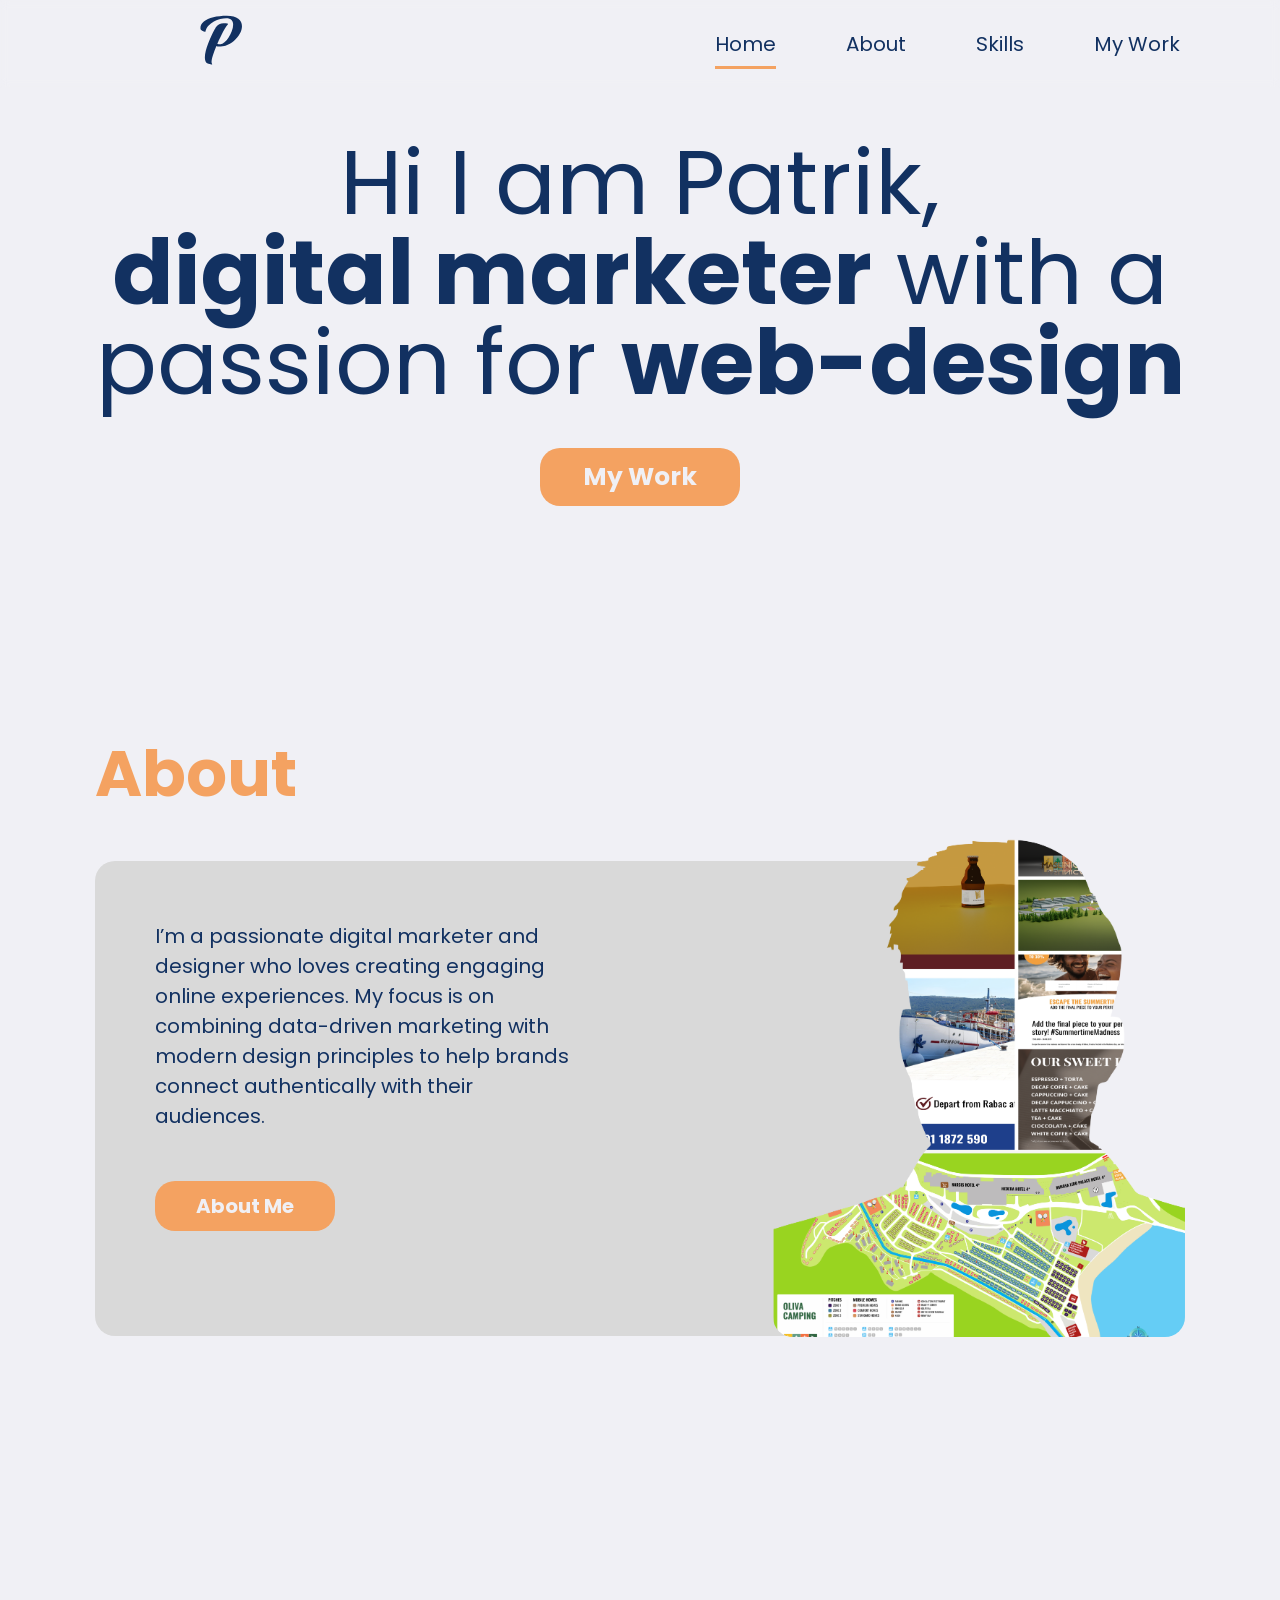
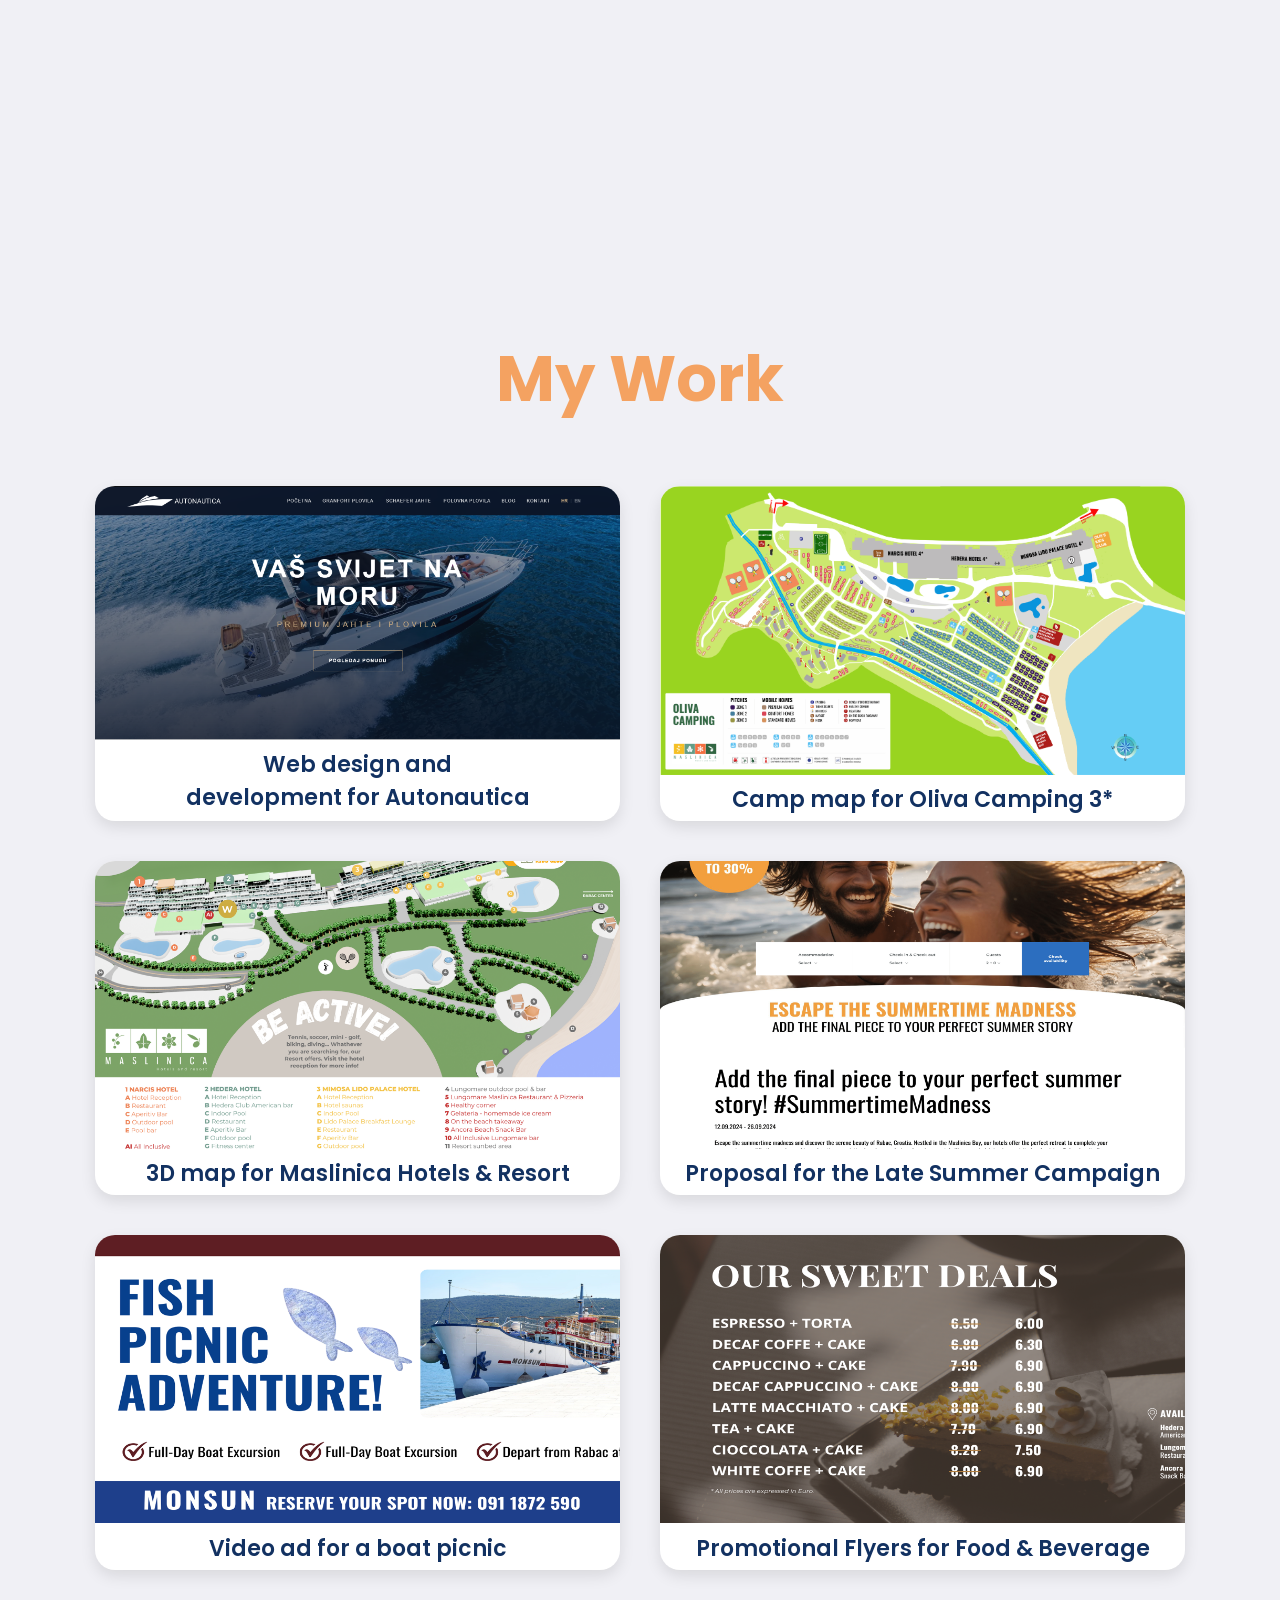
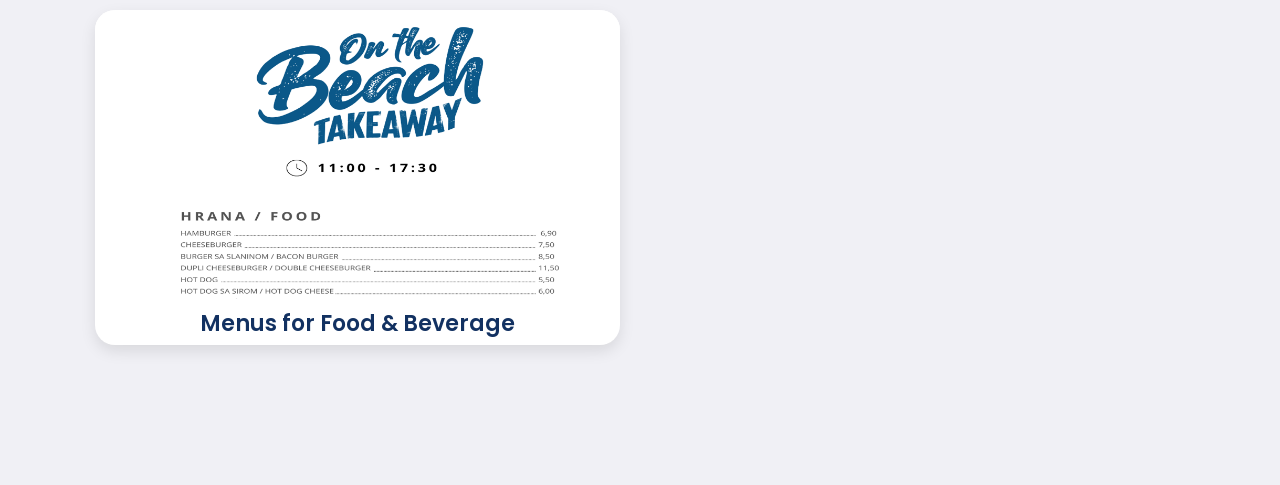
<file: index.html>
<!DOCTYPE html>
<html lang="en">
<head>
  <meta charset="utf-8" />
  <meta name="viewport" content="width=device-width,initial-scale=1" />
  <title>Patrik | Portfolio</title>

  <!-- Google font -->
  <link href="https://fonts.googleapis.com/css2?family=Poppins:wght@400;700&display=swap" rel="stylesheet">

  <!-- Main stylesheet -->
  <link rel="stylesheet" href="style.css">
</head>
<body>
  <!-- Nav: kept your markup but ordered and with nav-link class for JS -->
  <nav>
    <div class="logo">
      <!-- Put logo.svg in same folder or adjust the path -->
      <img src="logo.svg" alt="Logo">
    </div>
    <button class="menu-toggle" id="menuToggle">☰</button>

    <ul>
      <li><a href="#home" class="nav-link">Home</a></li>
      <li><a href="#about" class="nav-link">About</a></li>
      <li><a href="#skills" class="nav-link">Skills</a></li>
      <li><a href="#mywork" class="nav-link">My Work</a></li>
    </ul>
  </nav>

  <section id="home" class="reveal-section">
    <h1 class="custom-heading">
      Hi I am Patrik,<br>
      <b>digital marketer</b> with a passion for <b>web-design</b>
    </h1>

    <div class="button-container">
      <button class="mywork-button">My Work</button>
    </div>
  </section>

  <section id="about" class="reveal-section">
    <h2>About</h2>
    <div class="about-content">
      <div class="about-box">
        <div class="about-left">
          <p>
            I’m a passionate digital marketer and designer who loves creating engaging online experiences. 
            My focus is on combining data-driven marketing with modern design principles to help brands 
            connect authentically with their audiences.
          </p>
          <!-- This button opens the about.html in a new window -->
          <button class="about-button" id="openAbout">About Me</button>
        </div>
        <div class="about-right">
          <!-- Put mask1.png in same folder or adjust path -->
          <img src="images/mask1.png" alt="Portrait">
        </div>
      </div>
    </div>
  </section>

  <section id="skills" class="reveal-section">
    <h2>Skills</h2>
    <div class="skills-content">
      <p id="skills-text">
        I’m proficient in a diverse range of <b>creative and technical tools,</b> <br>combining <b>design
        expertise</b> with <b>web development</b> 
        and <br><b>content creation skills</b> to deliver <b>visually engaging and functional projects.</b>
      </p>
      <button class="skills-button" id="showSkillsBtn">Show Skills</button>

      <div class="skills-grid" id="skillsGrid">
        <div class="skill-item"><img src="icons/figma.svg" alt="Figma"><span>Figma</span></div>
        <div class="skill-item"><img src="icons/canva.svg" alt="Canva"><span>Canva</span></div>
        <div class="skill-item"><img src="icons/blender.svg" alt="Blender"><span>Blender</span></div>
        <div class="skill-item"><img src="icons/illustrator.svg" alt="Illustrator"><span>Illustrator</span></div>
        <div class="skill-item"><img src="icons/photoshop.svg" alt="Photoshop"><span>Photoshop</span></div>
        <div class="skill-item"><img src="icons/after effects.svg" alt="After Effects"><span>After Effects</span></div>
        <div class="skill-item"><img src="icons/davinci resolve.svg" alt="Davinci Resolve"><span>Davinci Resolve</span></div>
        <div class="skill-item"><img src="icons/microsoft suite.svg" alt="Microsoft Suite"><span>Microsoft Suite</span></div>
        <div class="skill-item"><img src="icons/html.svg" alt="HTML"><span>HTML</span></div>
        <div class="skill-item"><img src="icons/CSS.svg" alt="CSS"><span>CSS</span></div>
        <div class="skill-item"><img src="icons/javascript.svg" alt="Javascript"><span>Javascript</span></div>
        <div class="skill-item"><img src="icons/wordpress.svg" alt="Wordpress"><span>Wordpress</span></div>
      </div>
    </div>
  </section>

  <section id="mywork" class="reveal-section">
    <h2>My Work</h2>
    <div class="projects-grid">
       <!-- NOVI PROJEKT NA PRVOM MJESTU -->
      <div class="project-box" data-url="https://www.autonautica.hr/">
        <img src="images/autonautica.png" alt="Autonautica Web Design">
        <h3 class="project-title">Web design and <br>development for Autonautica</h3>
      </div>
      <div class="project-box" data-url="project1.html">
        <img src="images/project 1.png" alt="Project 1">
        <h3 class="project-title">Camp map for Oliva Camping 3*</h3>
      </div>
      <div class="project-box" data-url="project2.html">
        <img src="images/project 2.png" alt="Project 2">
        <h3 class="project-title">3D map for Maslinica Hotels & Resort</h3>
      </div>
      <div class="project-box" data-url="project3.html">
        <img src="images/project 3.png" alt="Project 3">
        <h3 class="project-title">Proposal for the Late Summer Campaign</h3>
      </div>
      <div class="project-box" data-url="project4.html">
        <img src="images/project 4.png" alt="Project 4">
        <h3 class="project-title">Video ad for a boat picnic</h3>
      </div>
      <div class="project-box" data-url="project5.html">
        <img src="images/project 5.png" alt="Project 5">
        <h3 class="project-title">Promotional Flyers for Food & Beverage</h3>
      </div>
      <div class="project-box" data-url="project6.html">
        <img src="images/project 6.png" alt="Project 6">
        <h3 class="project-title">Menus for Food & Beverage</h3>
      </div>
    </div>
  </section>

  <!-- External JS (placed at bottom so it runs after DOM loads) -->
  <script src="script.js"></script>
</body>
</html>
</file>
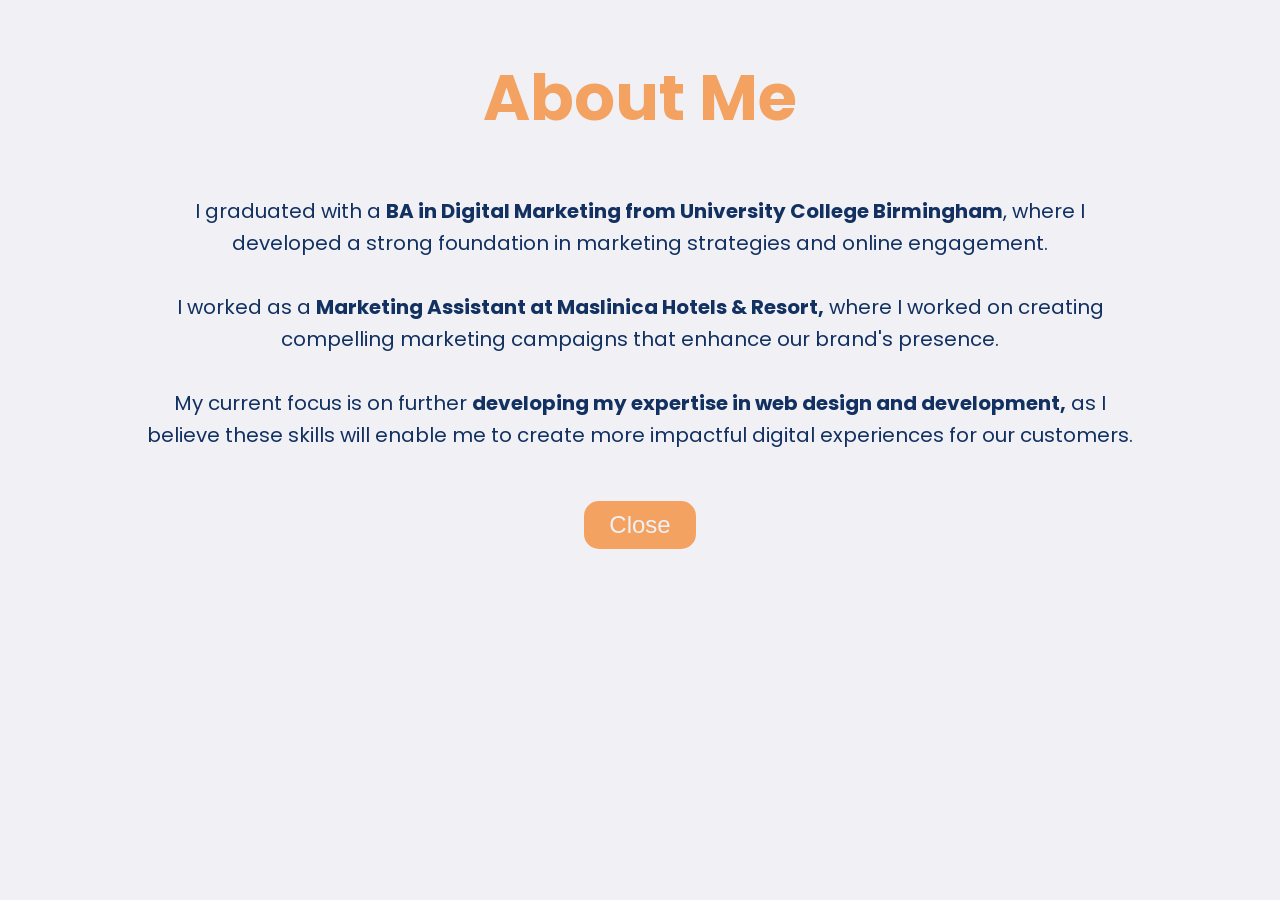
<file: about.html>
<!DOCTYPE html>
<html lang="en">
<head>
  <meta charset="utf-8" />
  <meta name="viewport" content="width=device-width,initial-scale=1" />
  <title>About Me</title>
  <link href="https://fonts.googleapis.com/css2?family=Poppins:wght@400;700&display=swap" rel="stylesheet">
  <link rel="stylesheet" href="about.css">
</head>
<body>
  <h1>About Me</h1>
  <p>
    I graduated with a <b>BA in Digital Marketing from University College Birmingham</b>, where I developed a strong 
    foundation in marketing strategies and online engagement.  <br><br>I worked as a <b>Marketing Assistant at Maslinica Hotels & Resort,</b>
     where I worked on creating compelling marketing campaigns that enhance our brand's presence.<br><br>
     My current focus is on further <b>developing my expertise in web design and development,</b> as I believe these skills will 
     enable me to create more impactful digital experiences for our customers.


  </p>
  <button onclick="window.close()">Close</button>
</body>
</html>
</file>
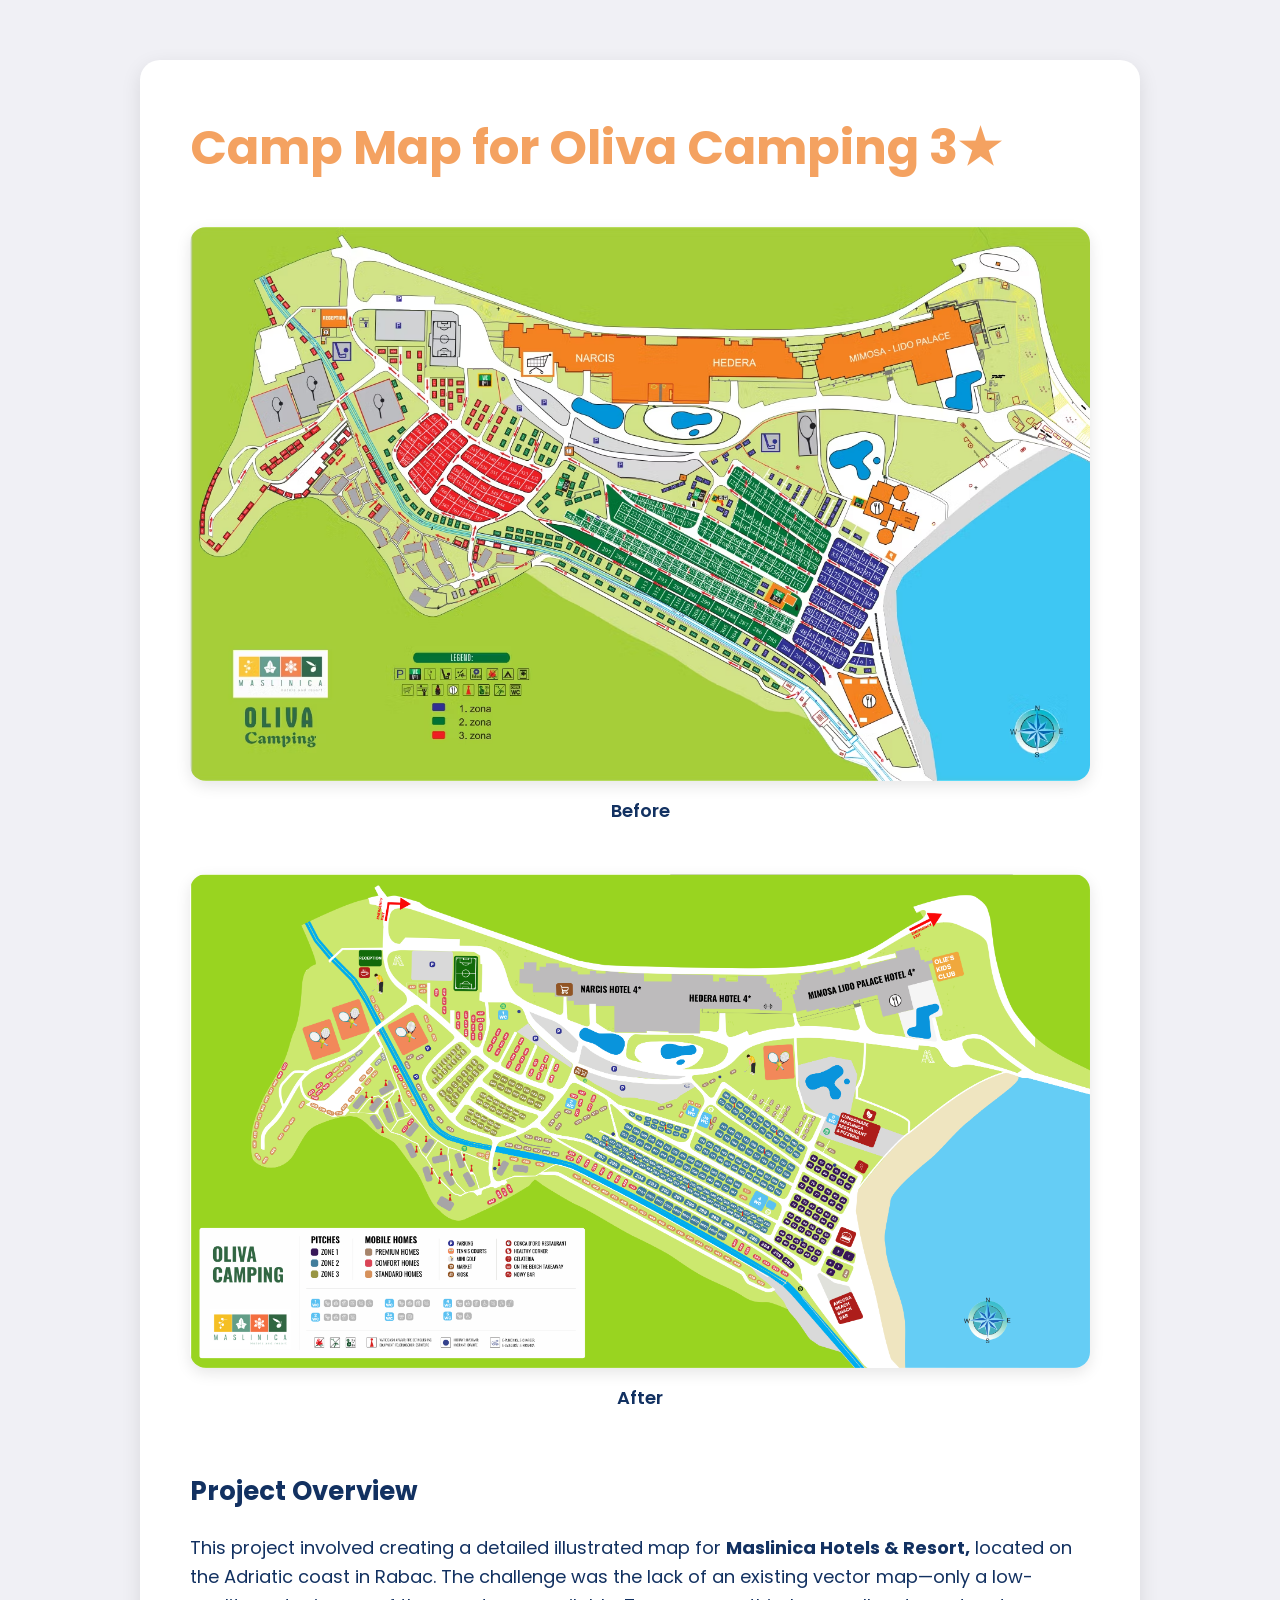
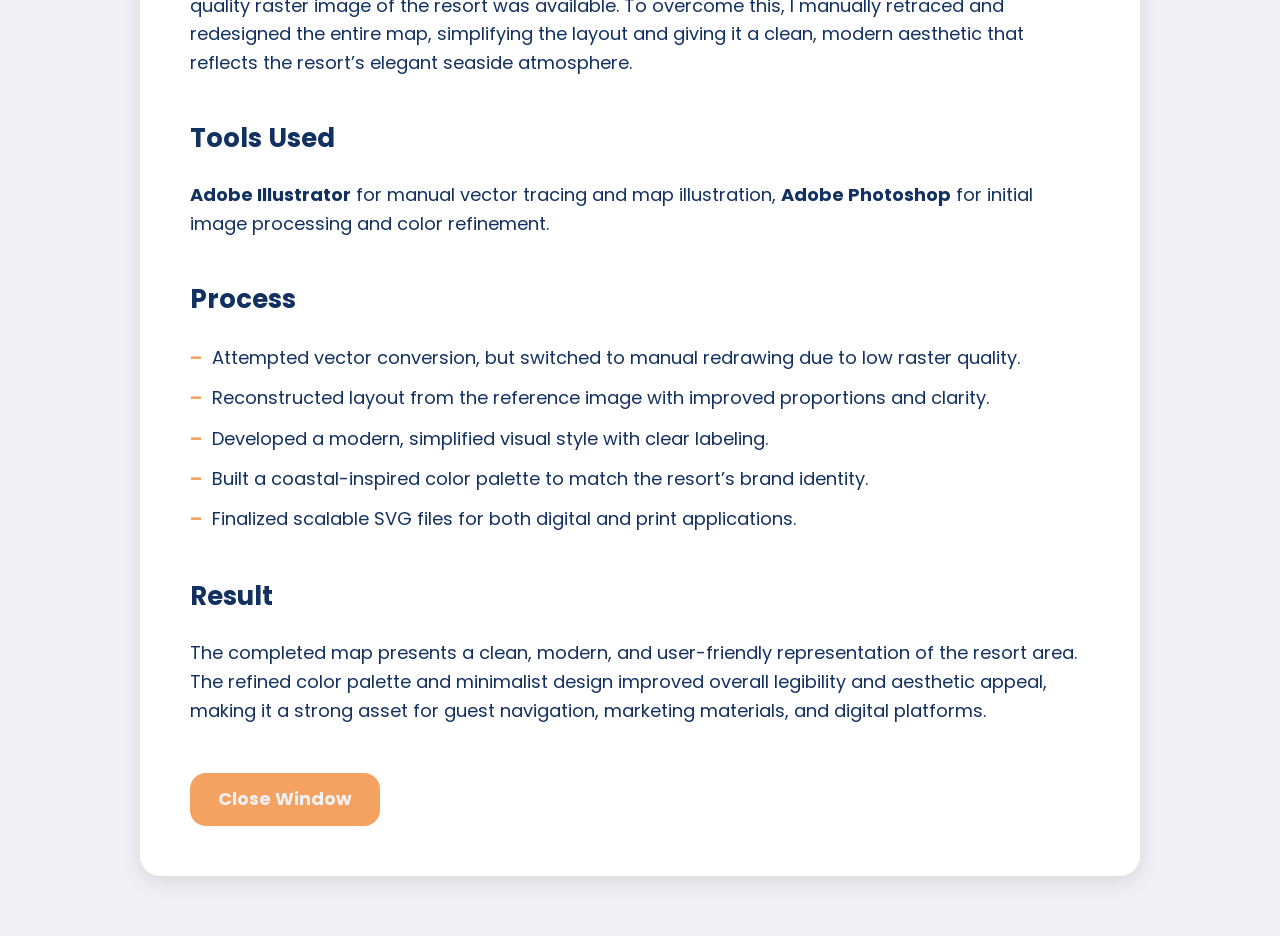
<file: project1.html>
<!DOCTYPE html>
<html lang="en">
<head>
  <meta charset="utf-8" />
  <meta name="viewport" content="width=device-width, initial-scale=1" />
  <title>Camp Map for Oliva Camping 3★</title>

  <link href="https://fonts.googleapis.com/css2?family=Poppins:wght@400;700&display=swap" rel="stylesheet">
  <style>
    body {
      font-family: 'Poppins', sans-serif;
      background-color: #F0F0F5;
      color: #123161;
      margin: 0;
      padding: 60px 20px;
      line-height: 1.6;
    }

    .container {
      max-width: 900px;
      margin: 0 auto;
      background-color: white;
      border-radius: 20px;
      box-shadow: 0 6px 20px rgba(0,0,0,0.1);
      padding: 50px;
    }

    h1 {
      font-size: 48px;
      color: #F4A261;
      margin-top: 0;
    }

    h2 {
      color: #123161;
      font-size: 26px;
      margin-top: 40px;
    }

    p {
      font-size: 18px;
    }

    /* Project image */
    .project-image {
      width: 100%;
      border-radius: 16px;
      margin: 30px 0;
      box-shadow: 0 5px 15px rgba(0,0,0,0.1);
    }

    /* Before/After comparison (stacked vertically) */
    .before-after {
      display: flex;
      flex-direction: column;
      gap: 30px;
      margin: 40px 0;
    }

    .image-container {
      text-align: center;
    }

    .compare-image {
      width: 100%;
      border-radius: 16px;
      box-shadow: 0 5px 15px rgba(0,0,0,0.1);
    }

    .caption {
      margin-top: 8px;
      font-weight: 600;
      color: #123161;
    }

    /* Process list */
    .process-list {
      list-style: none;
      padding-left: 0;
      font-size: 18px;
      line-height: 1.8;
    }

    .process-list li {
      position: relative;
      padding-left: 22px;
      margin-bottom: 8px;
    }

    .process-list li::before {
      content: "–";
      position: absolute;
      left: 0;
      color: #F4A261;
      font-weight: bold;
    }

    /* Button */
    .back-btn {
      display: inline-block;
      margin-top: 30px;
      background-color: #F4A261;
      color: #F0F0F5;
      font-weight: 700;
      font-size: 18px;
      border: none;
      border-radius: 16px;
      padding: 12px 28px;
      cursor: pointer;
      text-decoration: none;
      transition: background-color 0.3s ease;
    }

    .back-btn:hover {
      background-color: #e38d46;
    }
  </style>
</head>
<body>
  <div class="container">
    <h1>Camp Map for Oliva Camping 3★</h1>

    <!-- Before/After Comparison (stacked) -->
    <div class="before-after">
      <div class="image-container">
        <img src="images/before.png" alt="Before map" class="compare-image">
        <p class="caption">Before</p>
      </div>
      <div class="image-container">
        <img src="images/project 1.png" alt="After map" class="compare-image">
        <p class="caption">After</p>
      </div>
    </div>

    <h2>Project Overview</h2>
    <p>
      This project involved creating a detailed illustrated map for <b>Maslinica Hotels & Resort,</b> 
      located on the Adriatic coast in Rabac. The challenge was the lack of an existing vector map—only a 
      low-quality raster image of the resort was available. To overcome this, I manually retraced 
      and redesigned the entire map, simplifying the layout and giving it a clean, modern 
      aesthetic that reflects the resort’s elegant seaside atmosphere.
    </p>

    <h2>Tools Used</h2>
    <p>
      <b>Adobe Illustrator</b> for manual vector tracing and map illustration, <b>Adobe Photoshop</b> 
      for initial image processing and color refinement.
    </p>

    <h2>Process</h2>
    <ul class="process-list">
      <li>Attempted vector conversion, but switched to manual redrawing due to low raster quality.</li>
      <li>Reconstructed layout from the reference image with improved proportions and clarity.</li>
      <li>Developed a modern, simplified visual style with clear labeling.</li>
      <li>Built a coastal-inspired color palette to match the resort’s brand identity.</li>
      <li>Finalized scalable SVG files for both digital and print applications.</li>
    </ul>

    <h2>Result</h2>
    <p>
      The completed map presents a clean, modern, and 
      user-friendly representation of the resort area. The refined color palette 
      and minimalist design improved overall legibility and aesthetic appeal, making it a 
      strong asset for guest navigation, marketing materials, and digital platforms.
    </p>

    <a href="#" class="back-btn" onclick="window.close(); return false;">Close Window</a>
  </div>
</body>
</html>
</file>
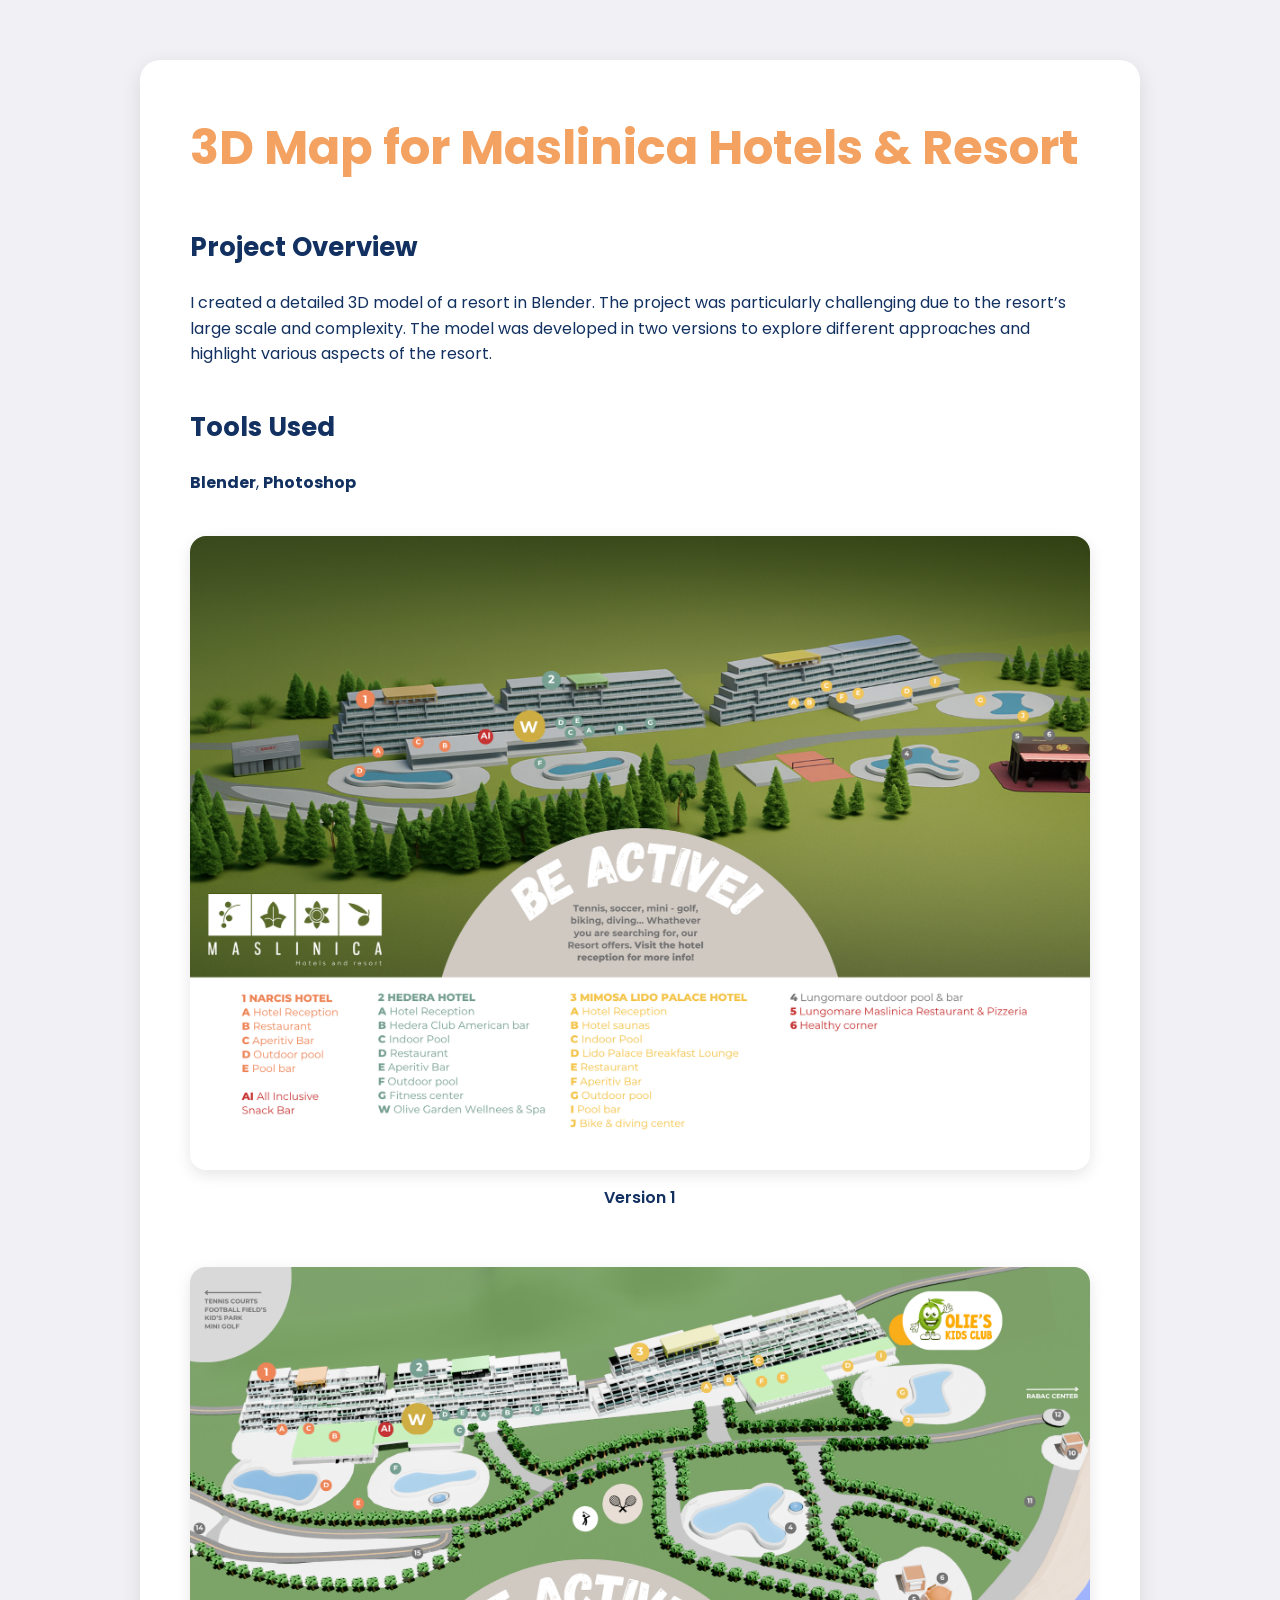
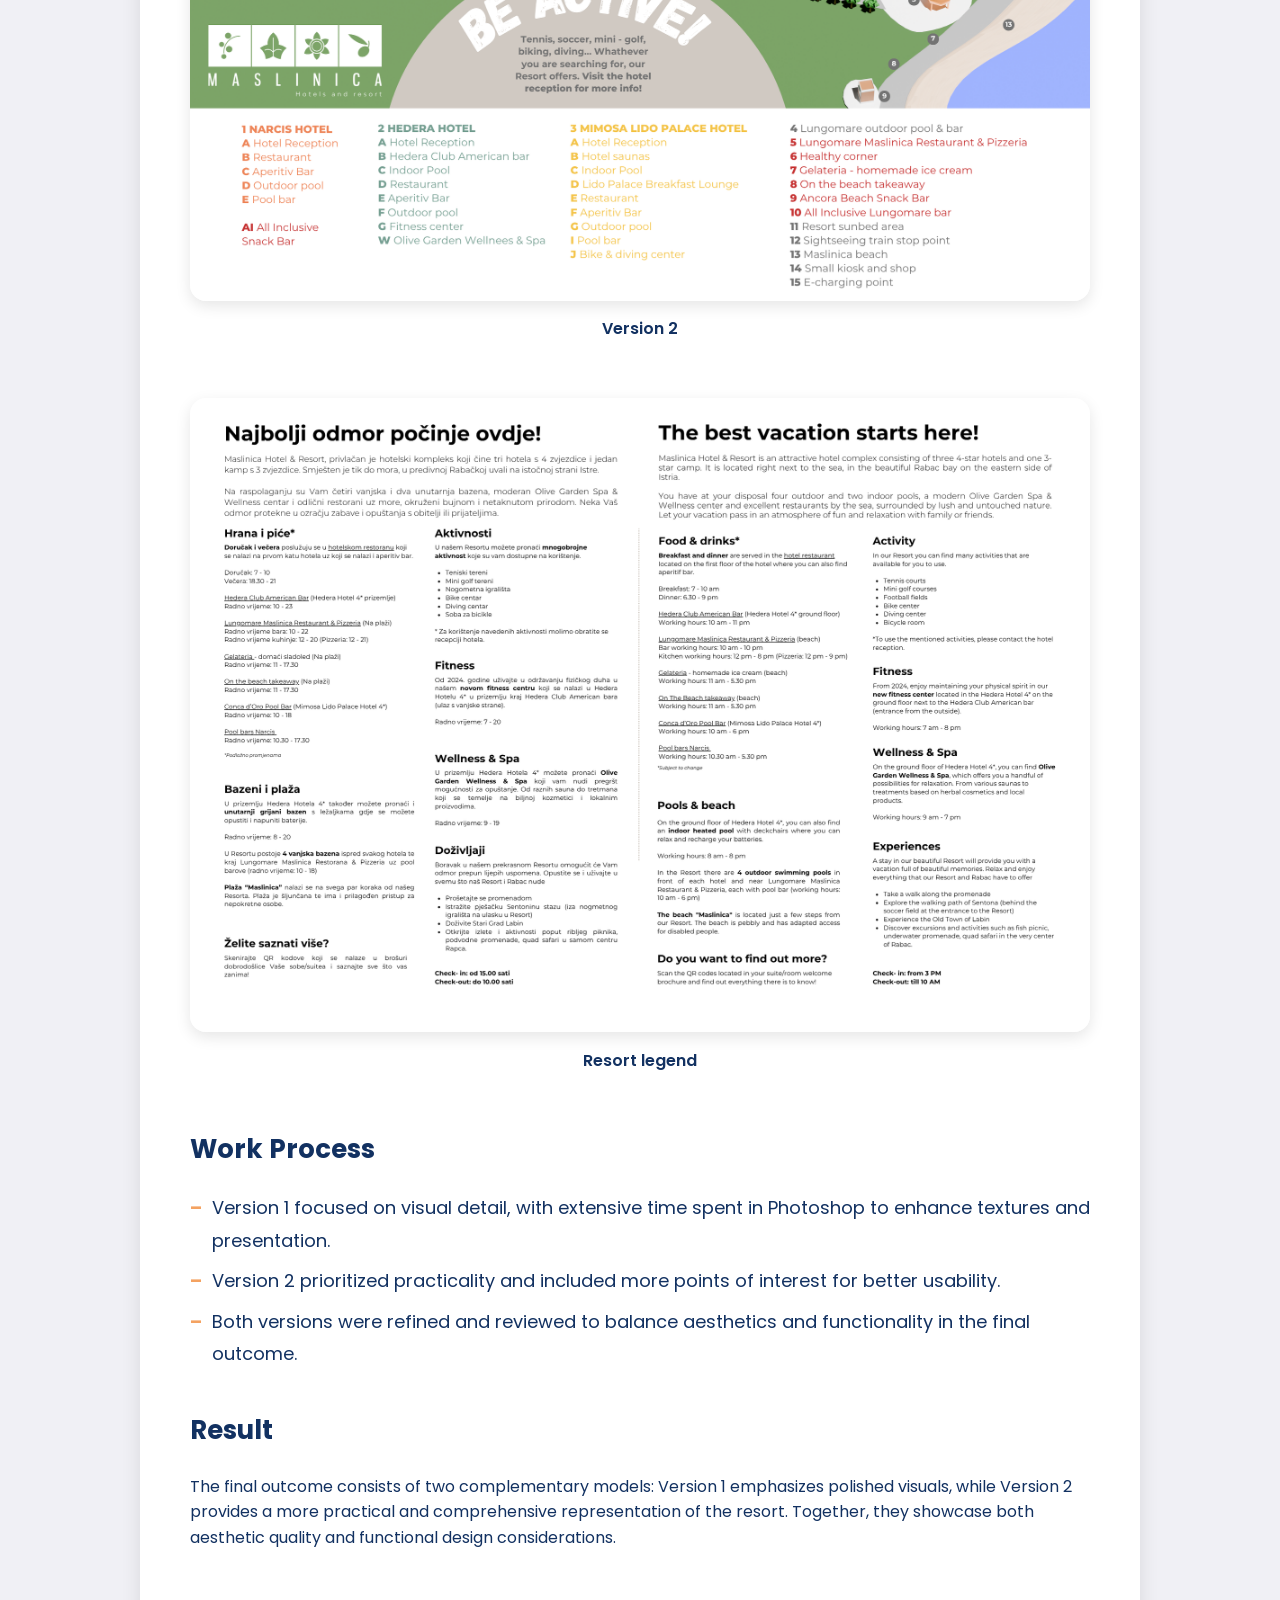
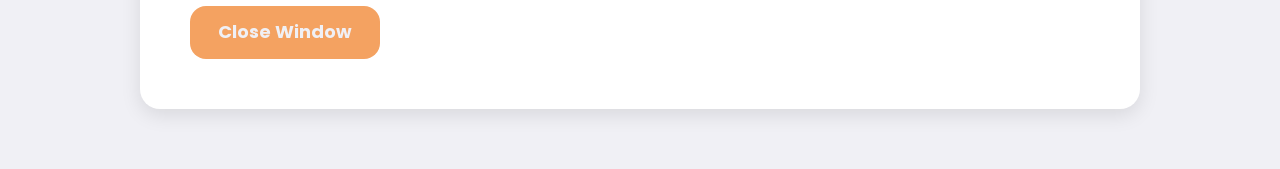
<file: project2.html>
<!DOCTYPE html>
<html lang="en">
<head>
  <meta charset="utf-8" />
  <meta name="viewport" content="width=device-width, initial-scale=1" />
  <title>3D Map for Maslinica Hotels & Resort</title>

  <link href="https://fonts.googleapis.com/css2?family=Poppins:wght@400;700&display=swap" rel="stylesheet">
  <style>
    body {
      font-family: 'Poppins', sans-serif;
      background-color: #F0F0F5;
      color: #123161;
      margin: 0;
      padding: 60px 20px;
      line-height: 1.6;
    }

    .container {
      max-width: 900px;
      margin: 0 auto;
      background-color: white;
      border-radius: 20px;
      box-shadow: 0 6px 20px rgba(0,0,0,0.1);
      padding: 50px;
    }

    h1 {
      font-size: 48px;
      color: #F4A261;
      margin-top: 0;
    }

    h2 {
      color: #123161;
      font-size: 26px;
      margin-top: 40px;
    }

    /* Project images stacked vertically */
    .image-gallery {
      display: flex;
      flex-direction: column;
      gap: 40px;
      margin: 40px 0;
    }

    .image-container {
      text-align: center;
    }

    .project-image {
      width: 100%;
      border-radius: 16px;
      box-shadow: 0 5px 15px rgba(0,0,0,0.1);
    }

    .caption {
      margin-top: 8px;
      font-weight: 600;
      color: #123161;
    }

    /* Process list */
    .process-list {
      list-style: none;
      padding-left: 0;
      font-size: 18px;
      line-height: 1.8;
    }

    .process-list li {
      position: relative;
      padding-left: 22px;
      margin-bottom: 8px;
    }

    .process-list li::before {
      content: "–";
      position: absolute;
      left: 0;
      color: #F4A261;
      font-weight: bold;
    }

    /* Back button */
    .back-btn {
      display: inline-block;
      margin-top: 40px;
      background-color: #F4A261;
      color: #F0F0F5;
      font-weight: 700;
      font-size: 18px;
      border: none;
      border-radius: 16px;
      padding: 12px 28px;
      cursor: pointer;
      text-decoration: none;
      transition: background-color 0.3s ease;
    }

    .back-btn:hover {
      background-color: #e38d46;
    }
  </style>
</head>
<body>
  <div class="container">
    <h1>3D Map for Maslinica Hotels & Resort</h1>

    <!-- Project Overview -->
    <h2>Project Overview</h2>
    <p>
      I created a detailed 3D model of a resort in Blender. The project was particularly challenging due to the resort’s large scale and complexity. The model was developed in two versions to explore different approaches and highlight various aspects of the resort.
    </p>

    <!-- Tools Used -->
    <h2>Tools Used</h2>
    <p><b>Blender</b>, <b>Photoshop</b></p>

    <!-- Three stacked images -->
    <div class="image-gallery">
      <div class="image-container">
        <img src="images/resort map.png" alt="Version 1" class="project-image">
        <p class="caption">Version 1</p>
      </div>

      <div class="image-container">
        <img src="images/resort map2.png" alt="Version 2" class="project-image">
        <p class="caption">Version 2</p>
      </div>

      <div class="image-container">
        <img src="images/map legend.png" alt="Resort legend" class="project-image">
        <p class="caption">Resort legend</p>
      </div>
    </div>

    <!-- Work Process -->
    <h2>Work Process</h2>
    <ul class="process-list">
      <li>Version 1 focused on visual detail, with extensive time spent in Photoshop to enhance textures and presentation.</li>
      <li>Version 2 prioritized practicality and included more points of interest for better usability.</li>
      <li>Both versions were refined and reviewed to balance aesthetics and functionality in the final outcome.</li>
    </ul>

    <!-- Result -->
    <h2>Result</h2>
    <p>
      The final outcome consists of two complementary models: Version 1 emphasizes polished visuals, while Version 2 provides a more practical and comprehensive representation of the resort. Together, they showcase both aesthetic quality and functional design considerations.
    </p>

    <a href="#" class="back-btn" onclick="window.close(); return false;">Close Window</a>
  </div>
</body>
</html>
</file>
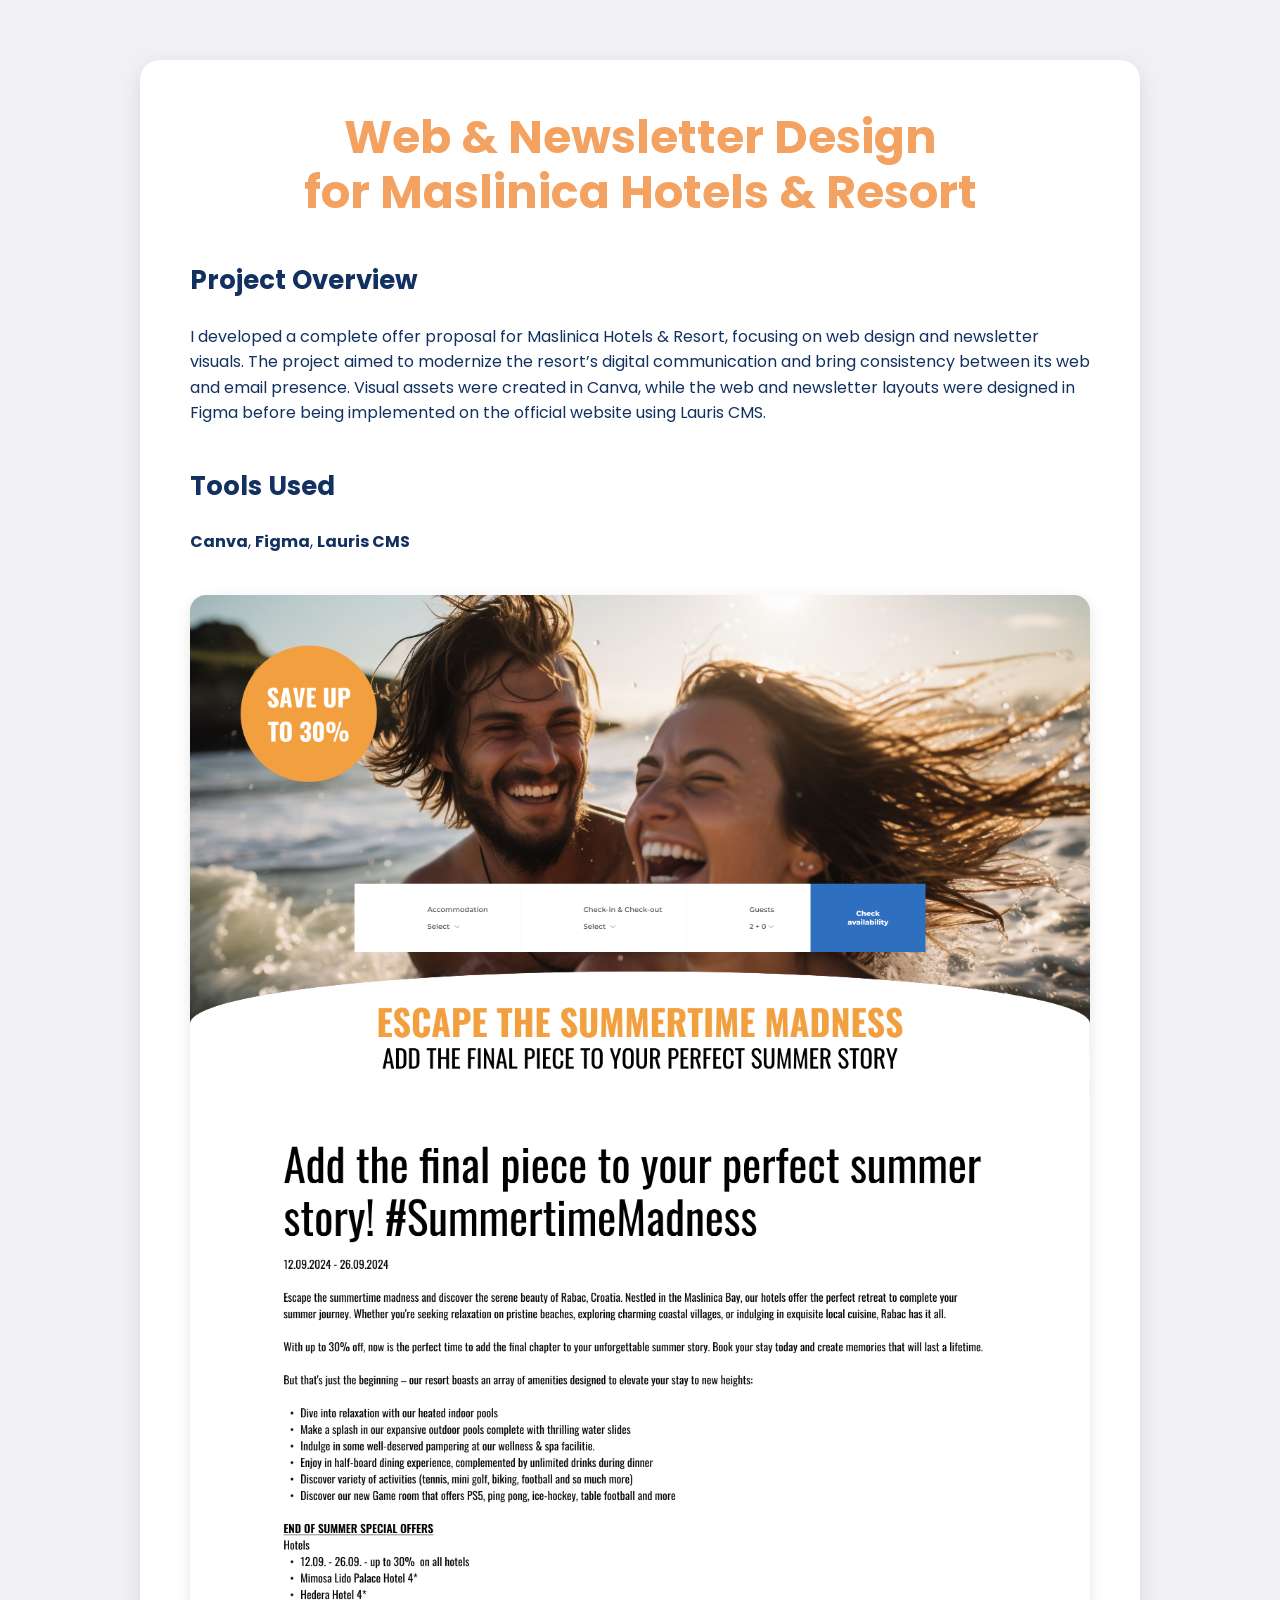
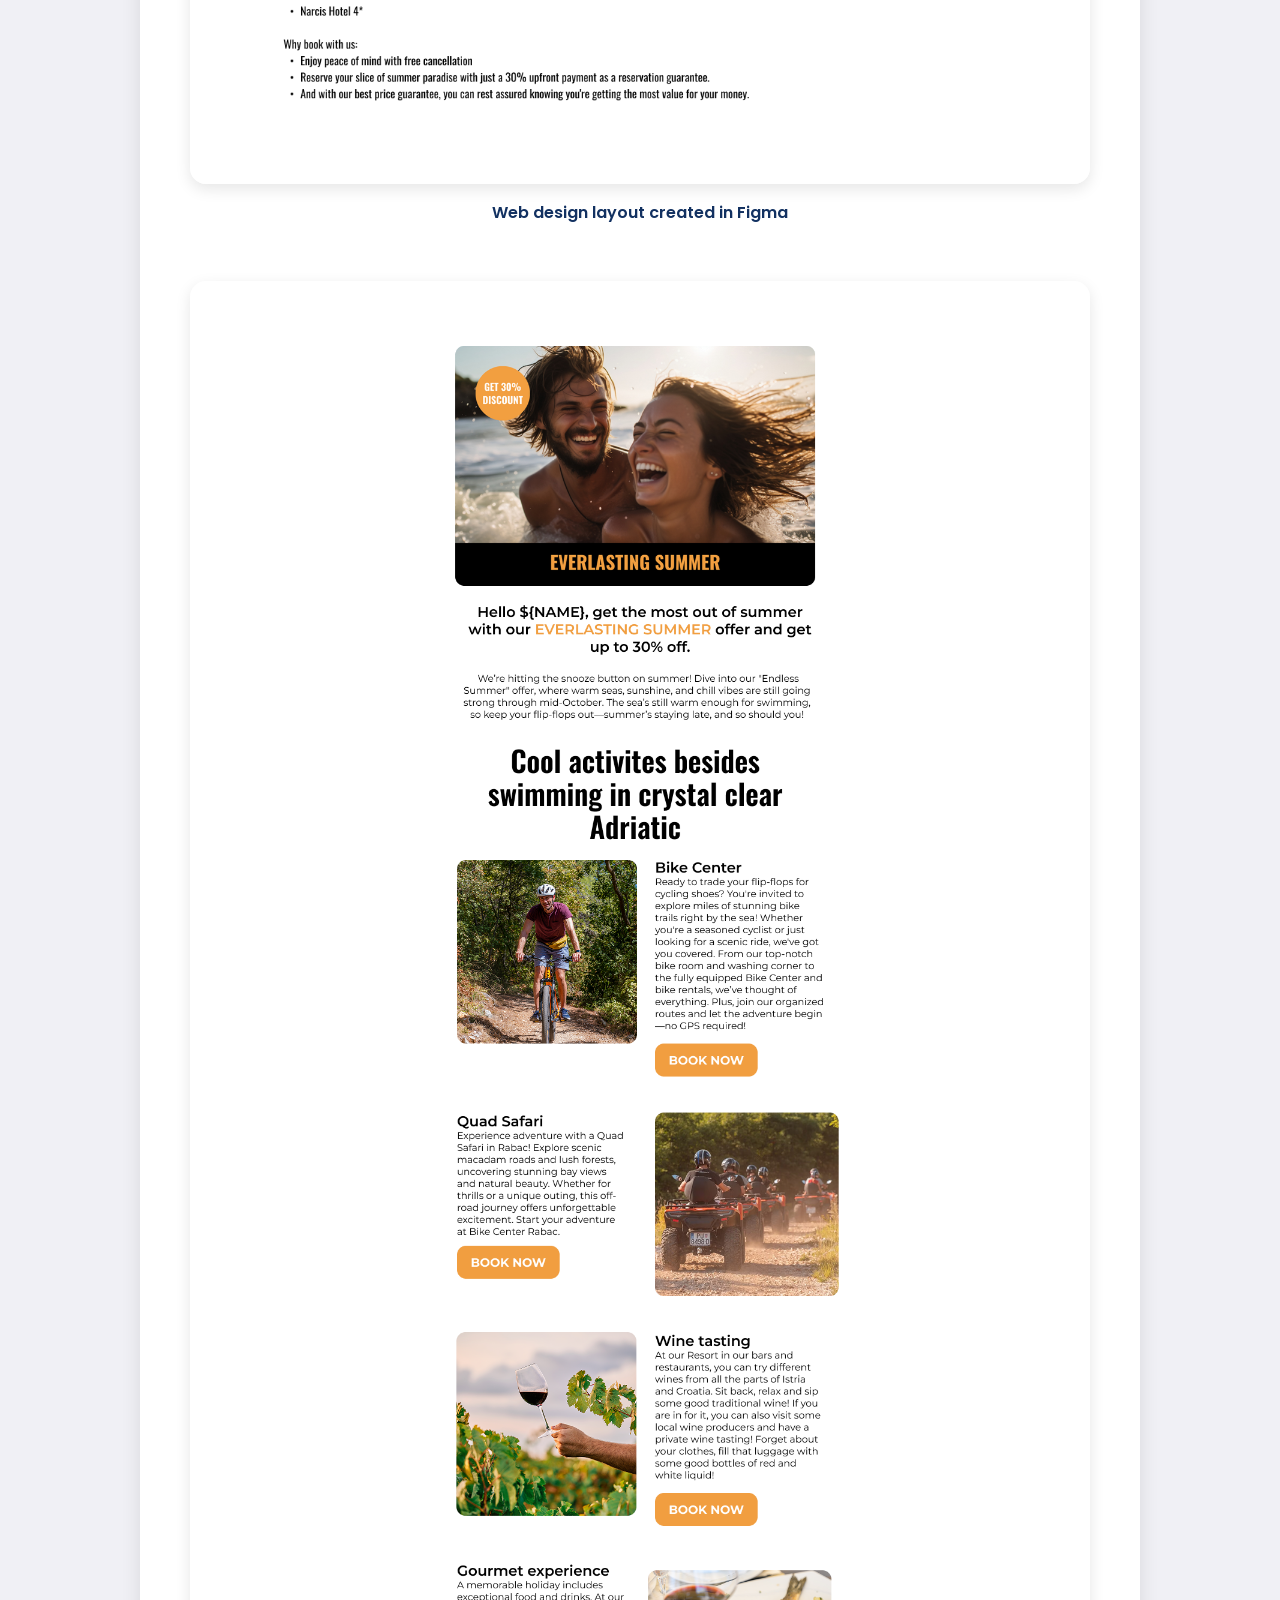
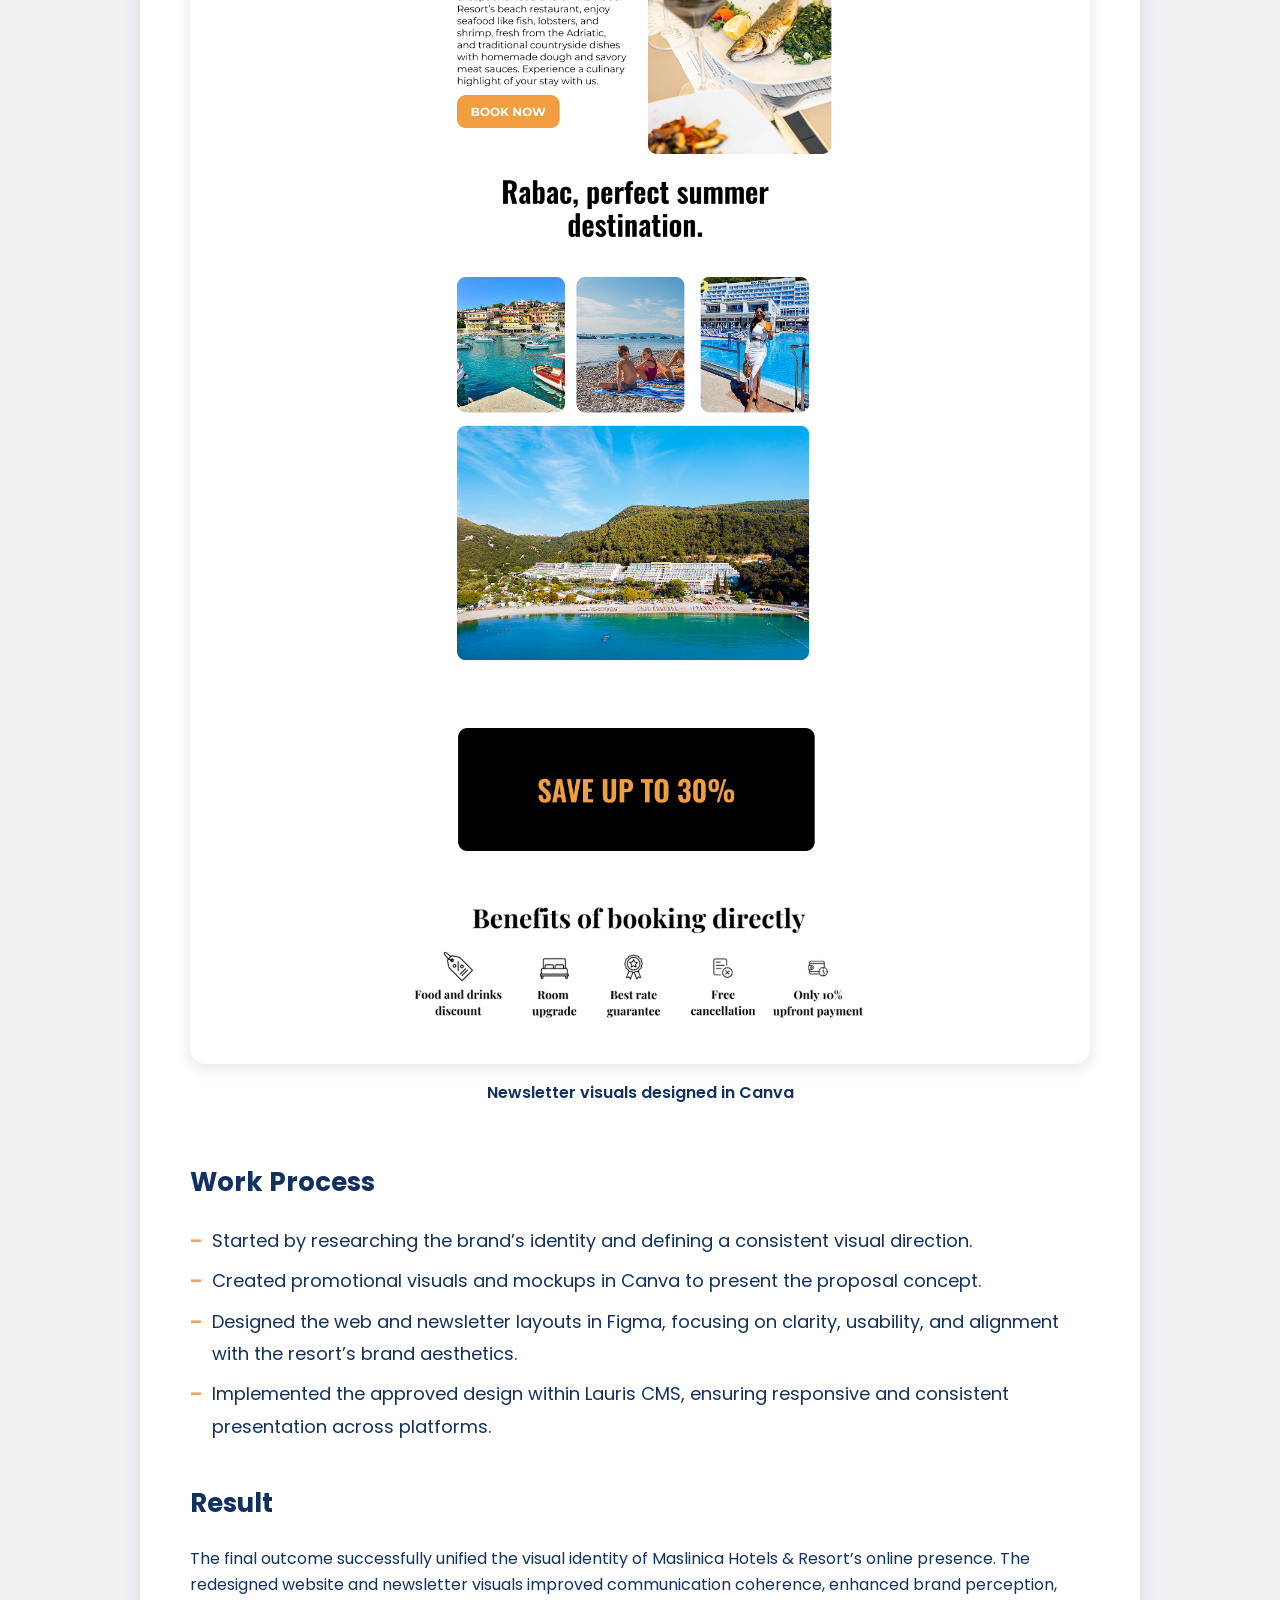
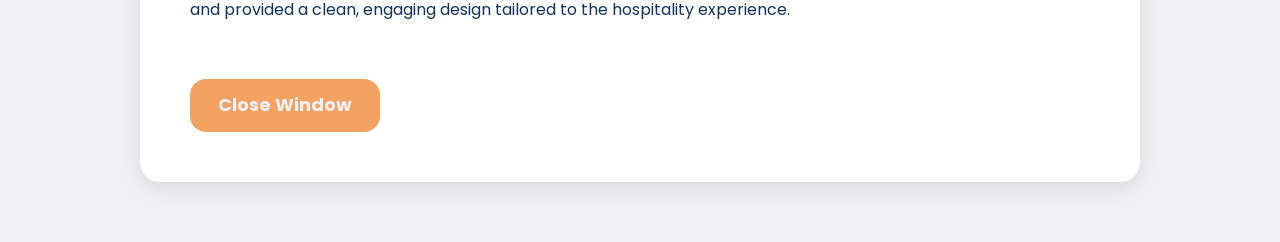
<file: project3.html>
<!DOCTYPE html>
<html lang="en">
<head>
  <meta charset="utf-8" />
  <meta name="viewport" content="width=device-width, initial-scale=1" />
  <title>Web & Newsletter Design for Maslinica Hotels & Resort</title>

  <link href="https://fonts.googleapis.com/css2?family=Poppins:wght@400;700&display=swap" rel="stylesheet">
  <style>
    body {
      font-family: 'Poppins', sans-serif;
      background-color: #F0F0F5;
      color: #123161;
      margin: 0;
      padding: 60px 20px;
      line-height: 1.6;
    }

    .container {
      max-width: 900px;
      margin: 0 auto;
      background-color: white;
      border-radius: 20px;
      box-shadow: 0 6px 20px rgba(0,0,0,0.1);
      padding: 50px;
    }

    h1 {
      font-size: 46px;
      color: #F4A261;
      margin-top: 0;
      text-align: center;
      line-height: 1.2; /* tighter line spacing */
    }

    h2 {
      color: #123161;
      font-size: 26px;
      margin-top: 40px;
    }

    .image-gallery {
      display: flex;
      flex-direction: column;
      gap: 40px;
      margin: 40px 0;
    }

    .image-container {
      text-align: center;
    }

    .project-image {
      width: 100%;
      border-radius: 16px;
      box-shadow: 0 5px 15px rgba(0,0,0,0.1);
    }

    .caption {
      margin-top: 8px;
      font-weight: 600;
      color: #123161;
    }

    .process-list {
      list-style: none;
      padding-left: 0;
      font-size: 18px;
      line-height: 1.8;
    }

    .process-list li {
      position: relative;
      padding-left: 22px;
      margin-bottom: 8px;
    }

    .process-list li::before {
      content: "–";
      position: absolute;
      left: 0;
      color: #F4A261;
      font-weight: bold;
    }

    .back-btn {
      display: inline-block;
      margin-top: 40px;
      background-color: #F4A261;
      color: #F0F0F5;
      font-weight: 700;
      font-size: 18px;
      border: none;
      border-radius: 16px;
      padding: 12px 28px;
      cursor: pointer;
      text-decoration: none;
      transition: background-color 0.3s ease;
    }

    .back-btn:hover {
      background-color: #e38d46;
    }
  </style>
</head>
<body>
  <div class="container">
    <h1>Web & Newsletter Design<br>for Maslinica Hotels & Resort</h1>

    <!-- Project Overview -->
    <h2>Project Overview</h2>
    <p>
      I developed a complete offer proposal for Maslinica Hotels & Resort, focusing on web design and newsletter visuals.
      The project aimed to modernize the resort’s digital communication and bring consistency between its web and email presence.
      Visual assets were created in Canva, while the web and newsletter layouts were designed in Figma before being implemented on the official website using Lauris CMS.
    </p>

    <!-- Tools Used -->
    <h2>Tools Used</h2>
    <p><b>Canva</b>, <b>Figma</b>, <b>Lauris CMS</b></p>

    <!-- Project Images -->
    <div class="image-gallery">
      <div class="image-container">
        <img src="images/Landing Page Hero.png" alt="Web design layout" class="project-image">
        <p class="caption">Web design layout created in Figma</p>
      </div>

      <div class="image-container">
        <img src="images/Newsletter.png" alt="Newsletter visuals" class="project-image">
        <p class="caption">Newsletter visuals designed in Canva</p>
      </div>
    </div>

    <!-- Work Process -->
    <h2>Work Process</h2>
    <ul class="process-list">
      <li>Started by researching the brand’s identity and defining a consistent visual direction.</li>
      <li>Created promotional visuals and mockups in Canva to present the proposal concept.</li>
      <li>Designed the web and newsletter layouts in Figma, focusing on clarity, usability, and alignment with the resort’s brand aesthetics.</li>
      <li>Implemented the approved design within Lauris CMS, ensuring responsive and consistent presentation across platforms.</li>
    </ul>

    <!-- Result -->
    <h2>Result</h2>
    <p>
      The final outcome successfully unified the visual identity of Maslinica Hotels & Resort’s online presence. 
      The redesigned website and newsletter visuals improved communication coherence, enhanced brand perception, 
      and provided a clean, engaging design tailored to the hospitality experience.
    </p>

    <a href="#" class="back-btn" onclick="window.close(); return false;">Close Window</a>
  </div>
</body>
</html>
</file>
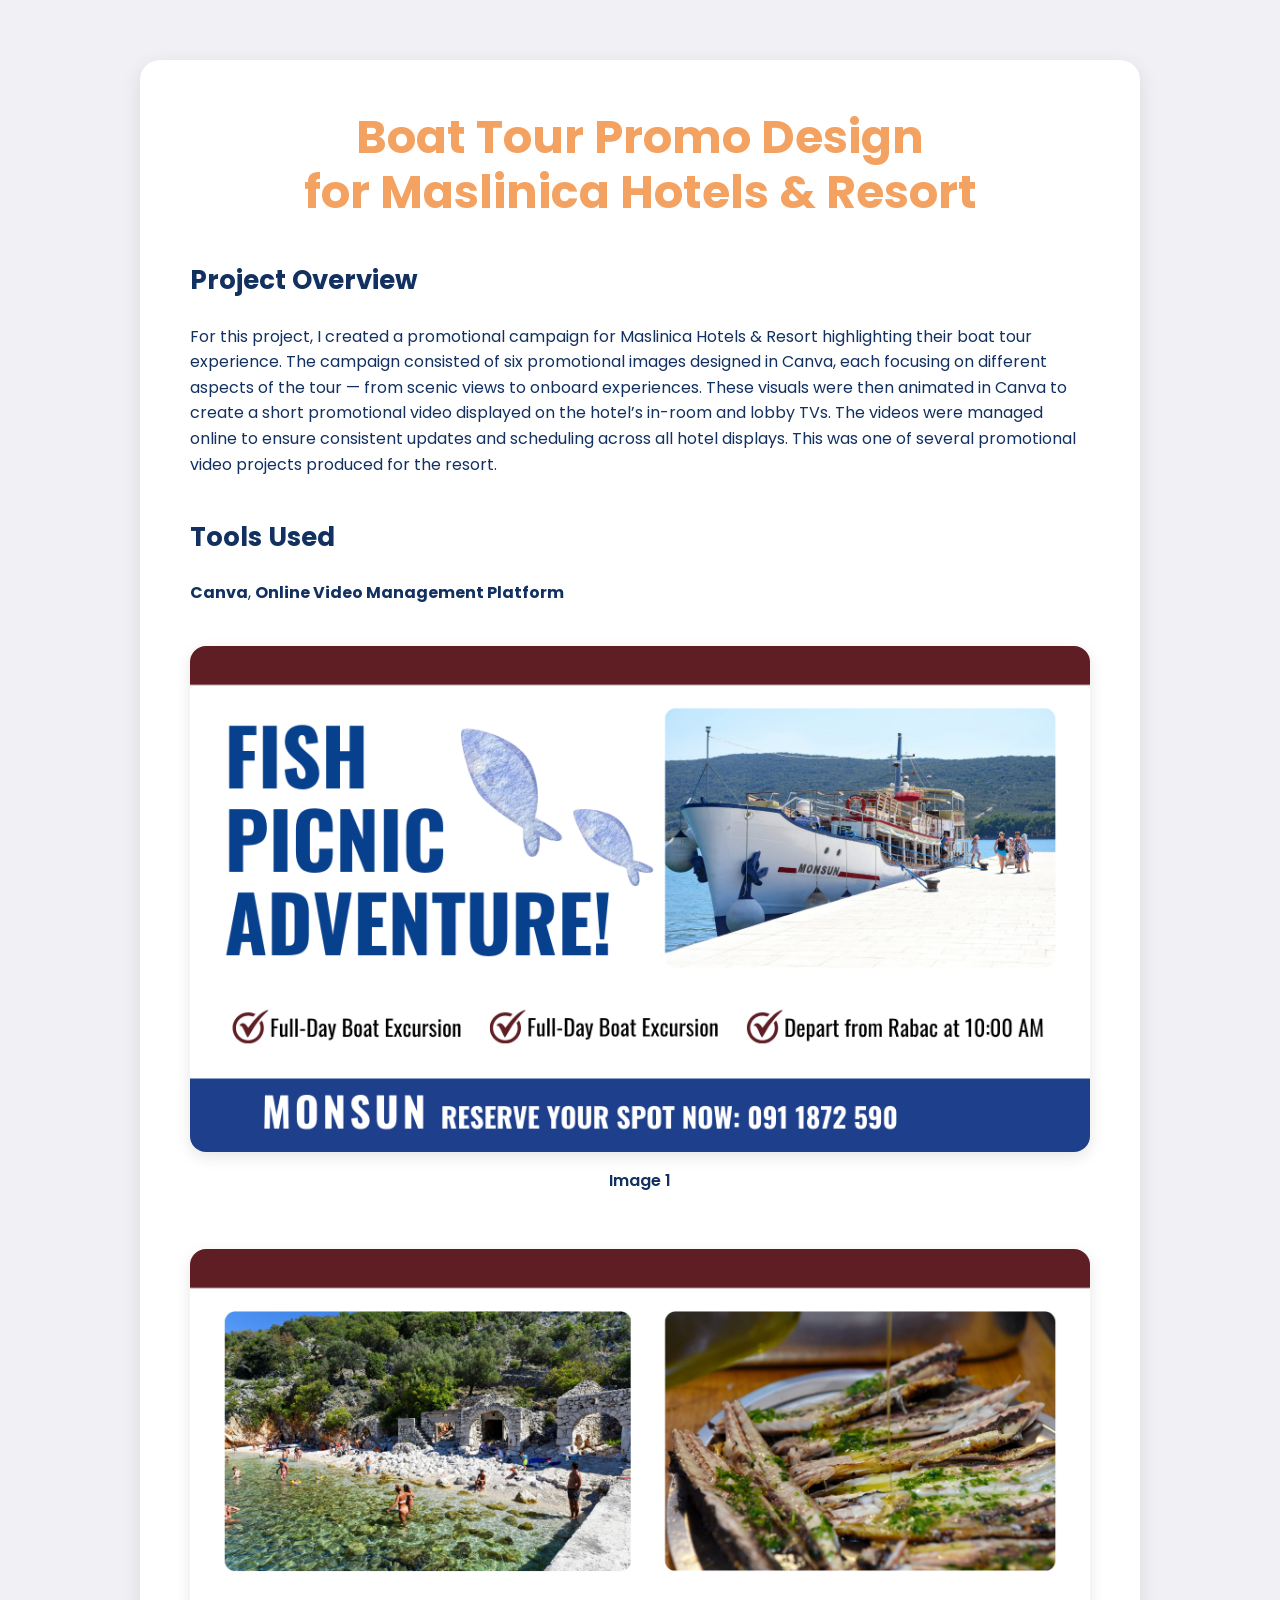
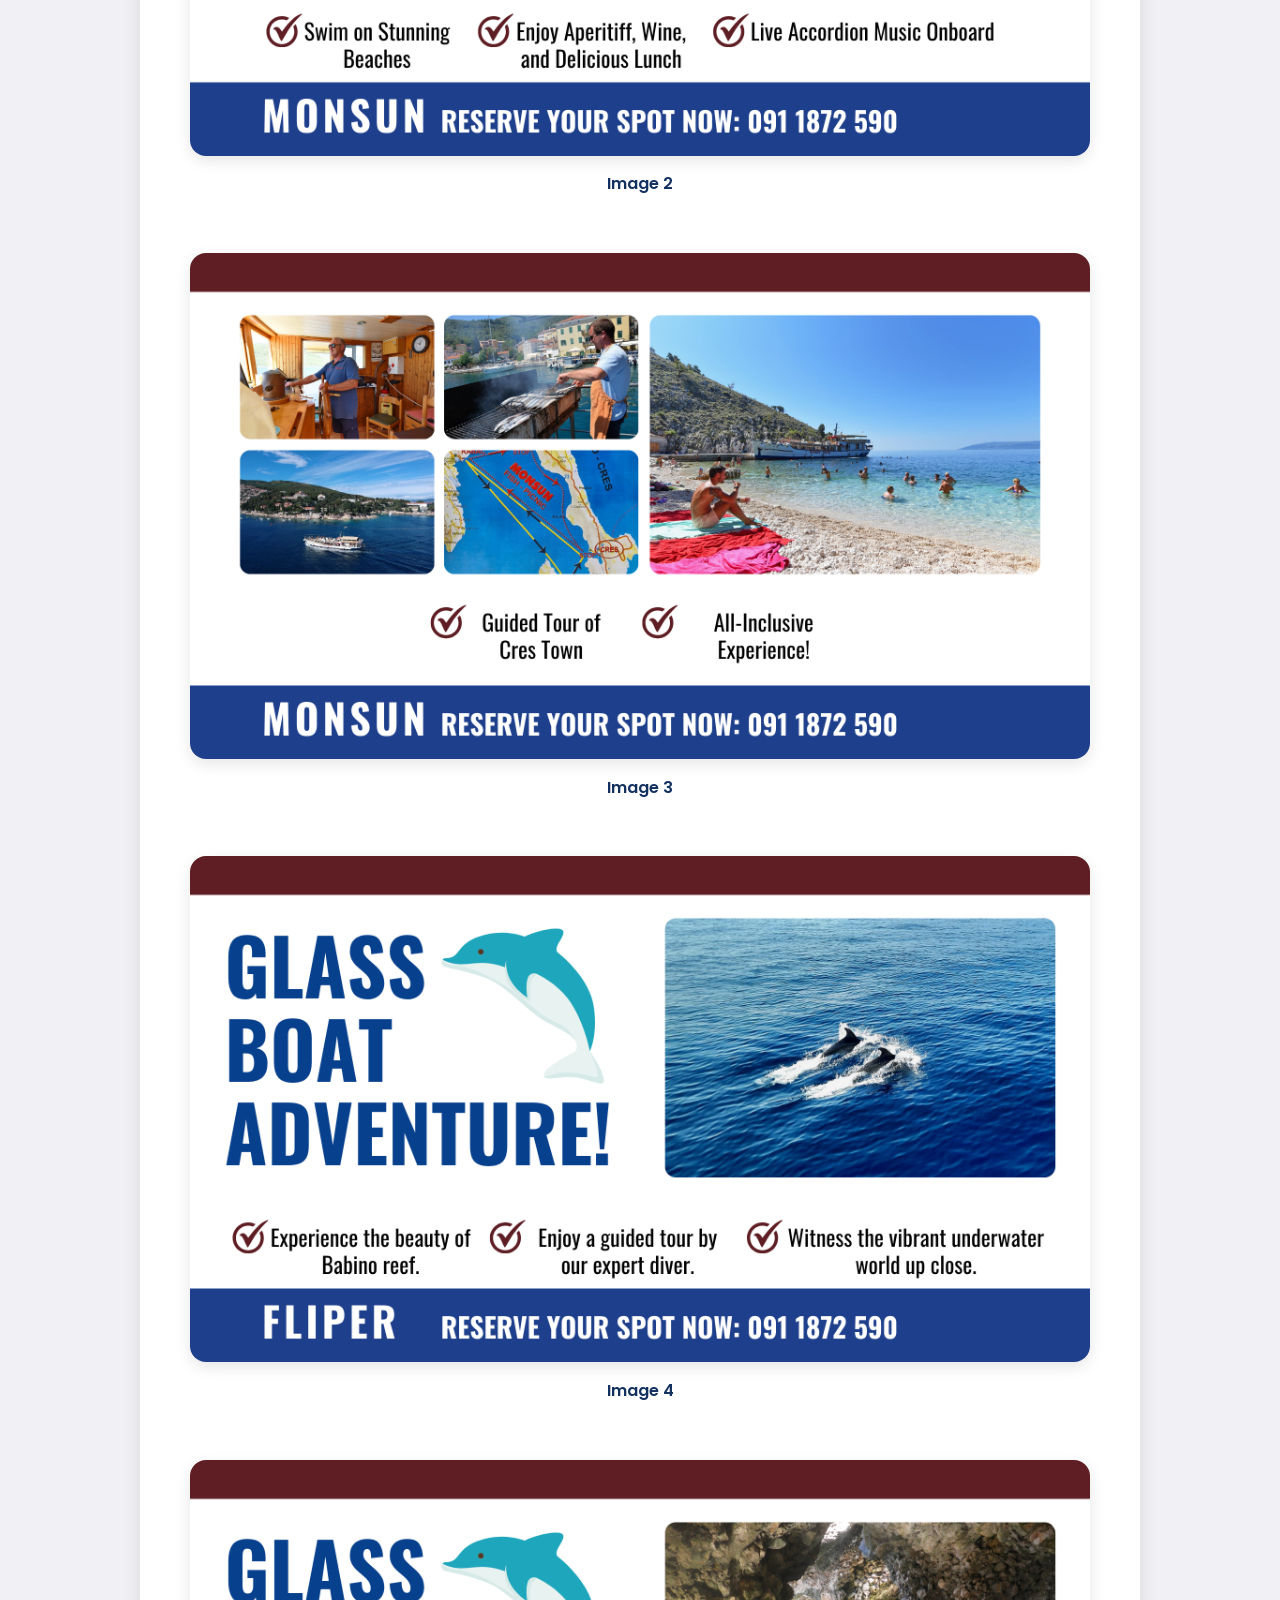
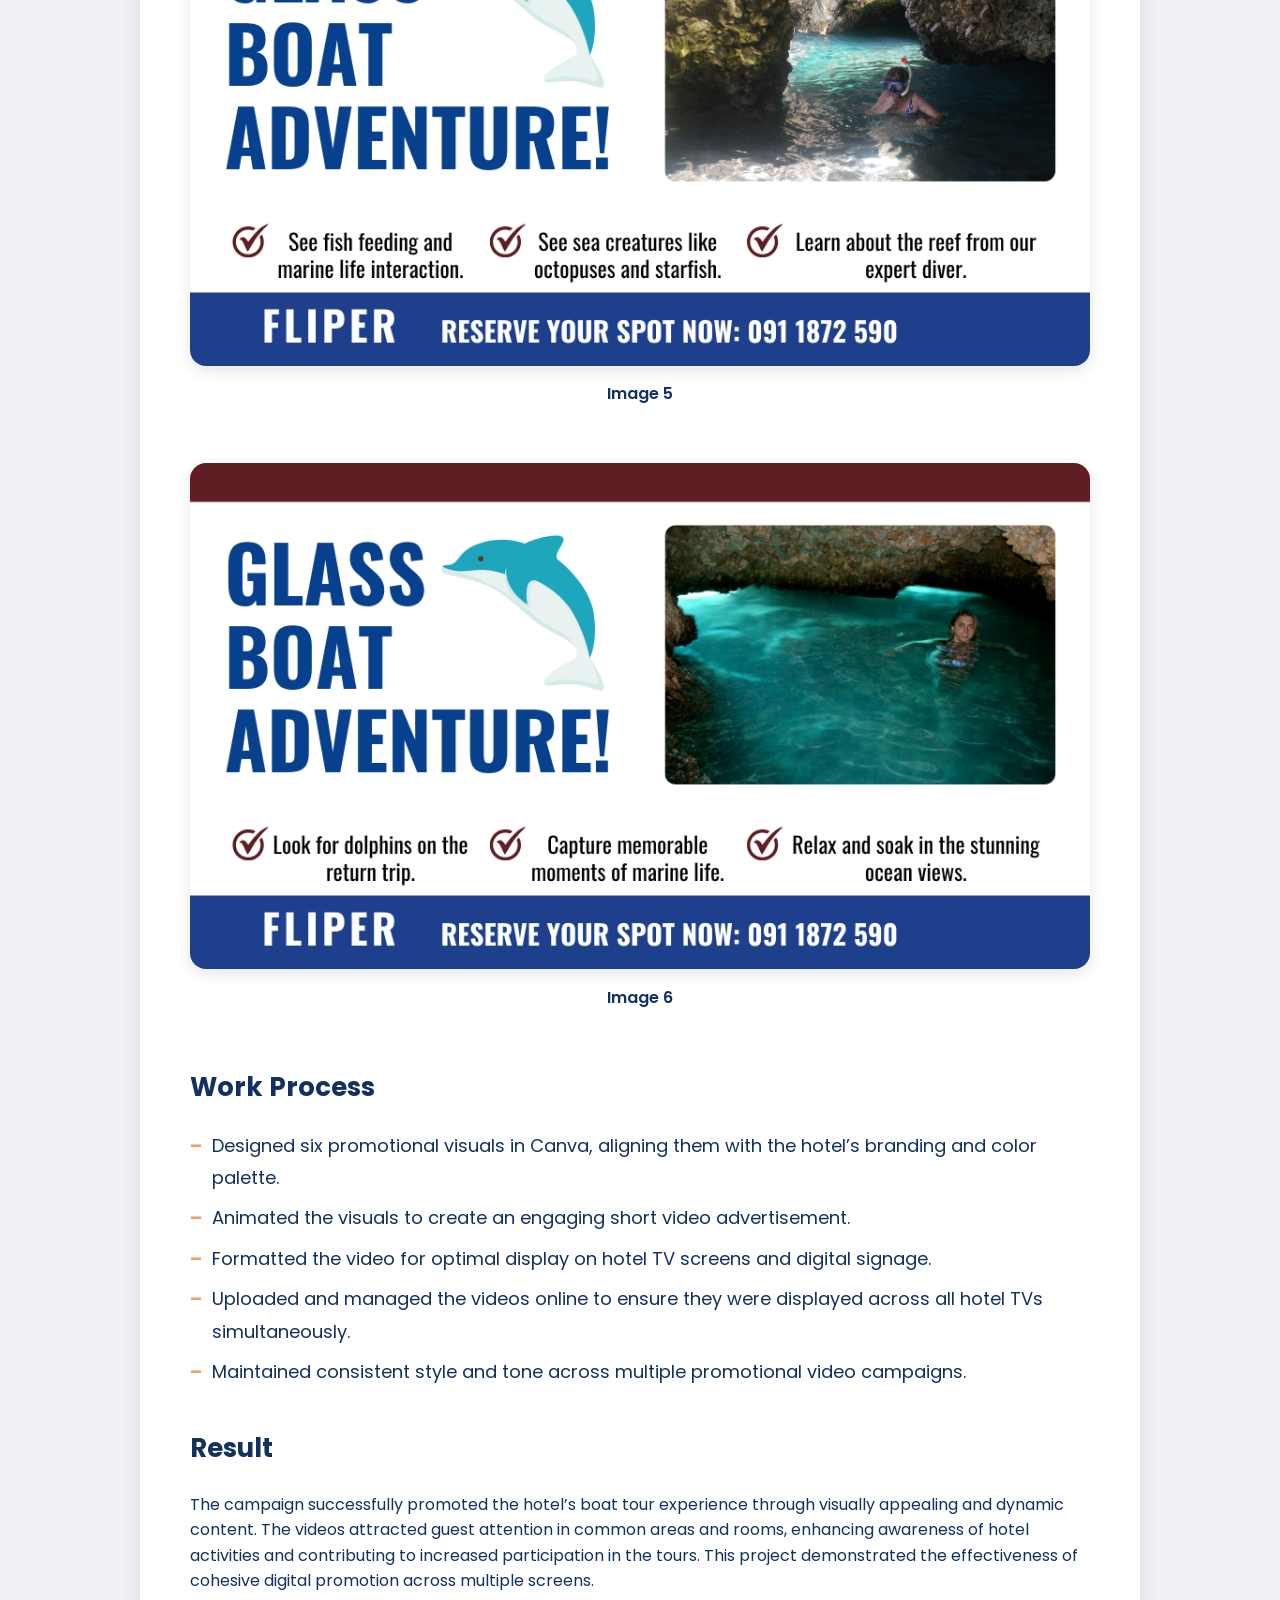
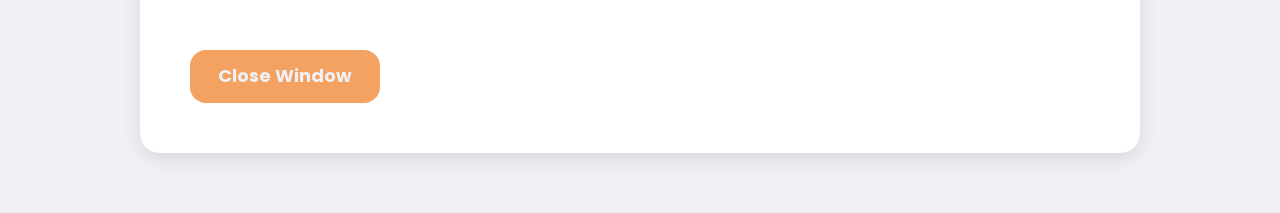
<file: project4.html>
<!DOCTYPE html>
<html lang="en">
<head>
  <meta charset="utf-8" />
  <meta name="viewport" content="width=device-width, initial-scale=1" />
  <title>Boat Tour Promo Design for Maslinica Hotels & Resort</title>

  <link href="https://fonts.googleapis.com/css2?family=Poppins:wght@400;700&display=swap" rel="stylesheet">
  <style>
    body {
      font-family: 'Poppins', sans-serif;
      background-color: #F0F0F5;
      color: #123161;
      margin: 0;
      padding: 60px 20px;
      line-height: 1.6;
    }

    .container {
      max-width: 900px;
      margin: 0 auto;
      background-color: white;
      border-radius: 20px;
      box-shadow: 0 6px 20px rgba(0,0,0,0.1);
      padding: 50px;
    }

    h1 {
      font-size: 46px;
      color: #F4A261;
      margin-top: 0;
      text-align: center;
      line-height: 1.2;
    }

    h2 {
      color: #123161;
      font-size: 26px;
      margin-top: 40px;
    }

    .image-gallery {
      display: flex;
      flex-direction: column;
      gap: 40px;
      margin: 40px 0;
    }

    .image-container {
      text-align: center;
    }

    .project-image {
      width: 100%;
      border-radius: 16px;
      box-shadow: 0 5px 15px rgba(0,0,0,0.1);
    }

    .caption {
      margin-top: 8px;
      font-weight: 600;
      color: #123161;
    }

    .process-list {
      list-style: none;
      padding-left: 0;
      font-size: 18px;
      line-height: 1.8;
    }

    .process-list li {
      position: relative;
      padding-left: 22px;
      margin-bottom: 8px;
    }

    .process-list li::before {
      content: "–";
      position: absolute;
      left: 0;
      color: #F4A261;
      font-weight: bold;
    }

    .back-btn {
      display: inline-block;
      margin-top: 40px;
      background-color: #F4A261;
      color: #F0F0F5;
      font-weight: 700;
      font-size: 18px;
      border: none;
      border-radius: 16px;
      padding: 12px 28px;
      cursor: pointer;
      text-decoration: none;
      transition: background-color 0.3s ease;
    }

    .back-btn:hover {
      background-color: #e38d46;
    }
  </style>
</head>
<body>
  <div class="container">
    <h1>Boat Tour Promo Design<br>for Maslinica Hotels & Resort</h1>

    <!-- Project Overview -->
    <h2>Project Overview</h2>
    <p>
      For this project, I created a promotional campaign for Maslinica Hotels & Resort highlighting their boat tour experience. 
      The campaign consisted of six promotional images designed in Canva, each focusing on different aspects of the tour — 
      from scenic views to onboard experiences. These visuals were then animated in Canva to create a short promotional video 
      displayed on the hotel’s in-room and lobby TVs. The videos were managed online to ensure consistent updates and scheduling 
      across all hotel displays. This was one of several promotional video projects produced for the resort.
    </p>

    <!-- Tools Used -->
    <h2>Tools Used</h2>
    <p><b>Canva</b>, <b>Online Video Management Platform</b></p>

    <!-- Project Images -->
    <div class="image-gallery">
      <div class="image-container">
        <img src="images/boat 1.png" alt="Boat tour promo image 1" class="project-image">
        <p class="caption">Image 1</p>
      </div>

      <div class="image-container">
        <img src="images/boat 2.png" alt="Boat tour promo image 2" class="project-image">
        <p class="caption">Image 2</p>
      </div>

      <div class="image-container">
        <img src="images/boat 3.png" alt="Boat tour promo image 3" class="project-image">
        <p class="caption">Image 3</p>
      </div>

      <div class="image-container">
        <img src="images/boat 4.png" alt="Boat tour promo image 4" class="project-image">
        <p class="caption">Image 4</p>
      </div>

      <div class="image-container">
        <img src="images/boat 5.png" alt="Boat tour promo image 5" class="project-image">
        <p class="caption">Image 5</p>
      </div>

      <div class="image-container">
        <img src="images/boat 6.png" alt="Boat tour promo image 6" class="project-image">
        <p class="caption">Image 6</p>
      </div>
    </div>

    <!-- Work Process -->
    <h2>Work Process</h2>
    <ul class="process-list">
      <li>Designed six promotional visuals in Canva, aligning them with the hotel’s branding and color palette.</li>
      <li>Animated the visuals to create an engaging short video advertisement.</li>
      <li>Formatted the video for optimal display on hotel TV screens and digital signage.</li>
      <li>Uploaded and managed the videos online to ensure they were displayed across all hotel TVs simultaneously.</li>
      <li>Maintained consistent style and tone across multiple promotional video campaigns.</li>
    </ul>

    <!-- Result -->
    <h2>Result</h2>
    <p>
      The campaign successfully promoted the hotel’s boat tour experience through visually appealing and dynamic content. 
      The videos attracted guest attention in common areas and rooms, enhancing awareness of hotel activities and 
      contributing to increased participation in the tours. This project demonstrated the effectiveness of cohesive digital 
      promotion across multiple screens.
    </p>

    <a href="#" class="back-btn" onclick="window.close(); return false;">Close Window</a>
  </div>
</body>
</html>
</file>
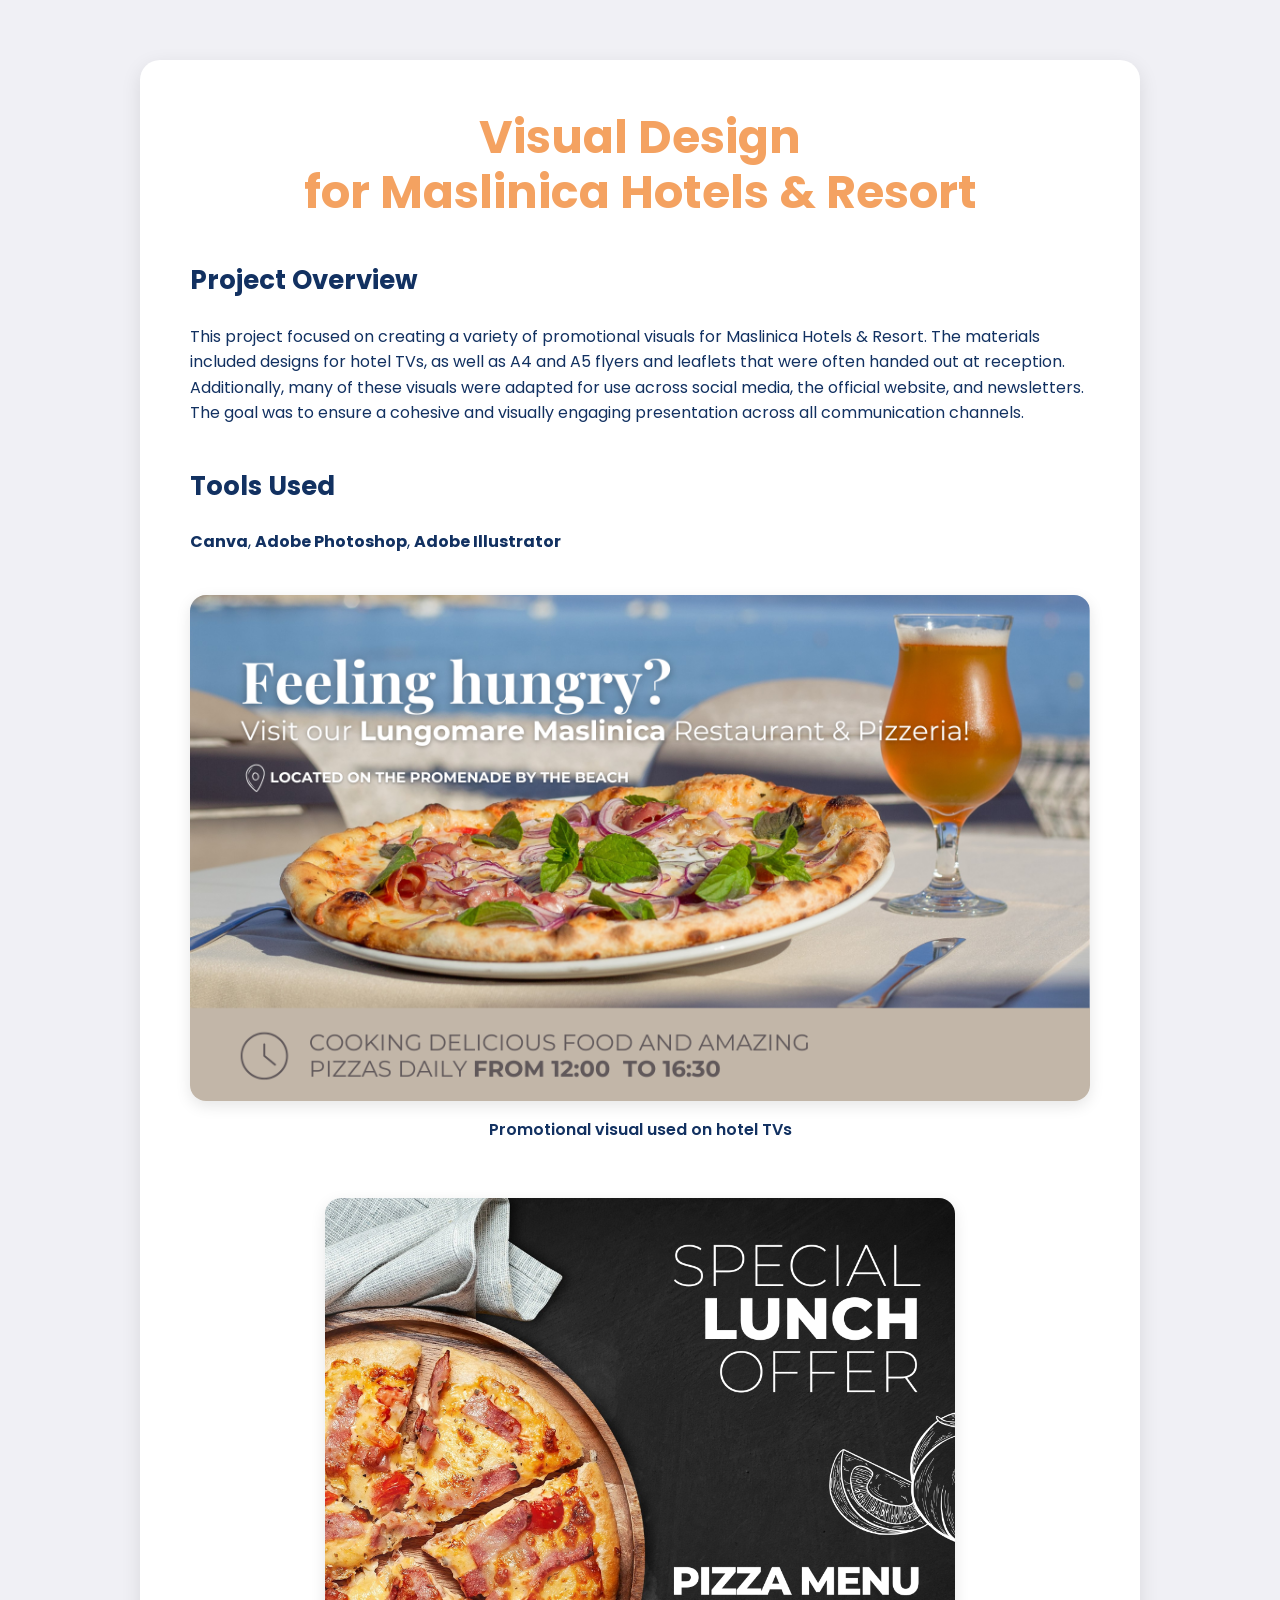
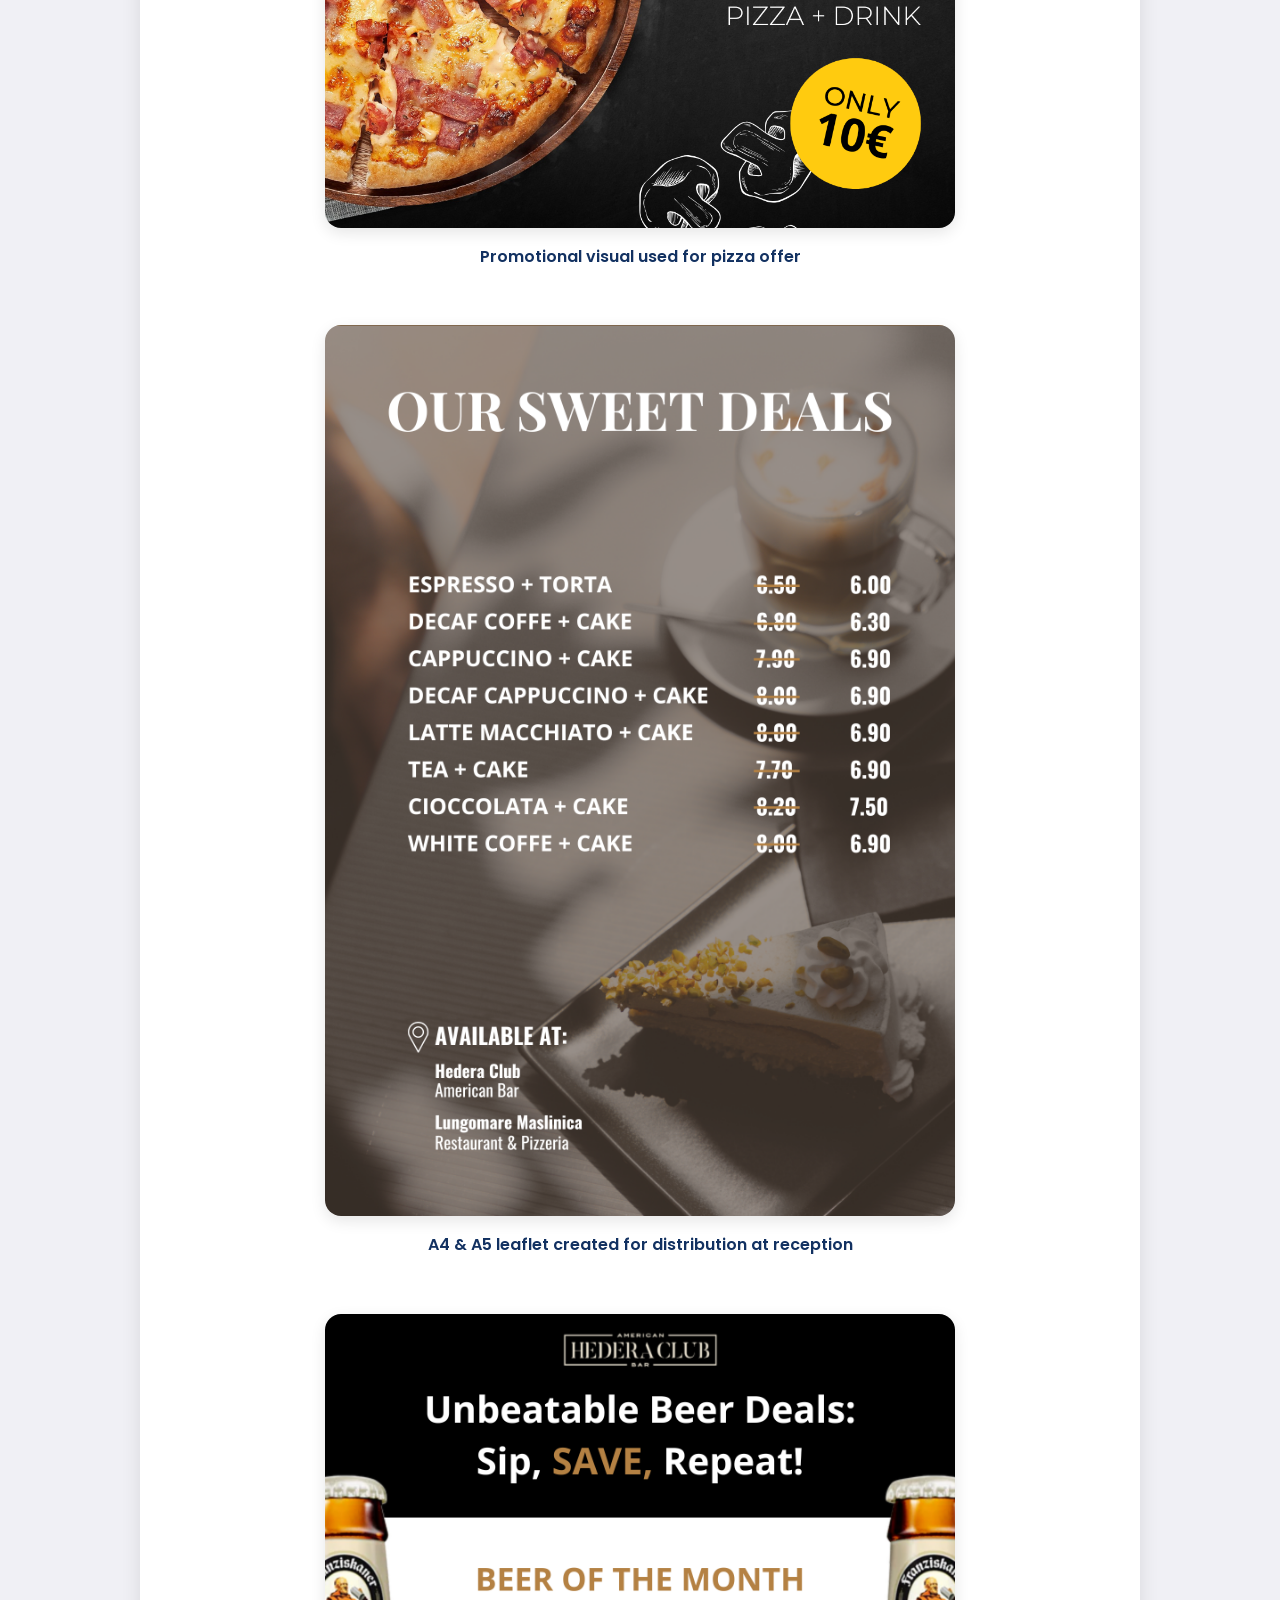
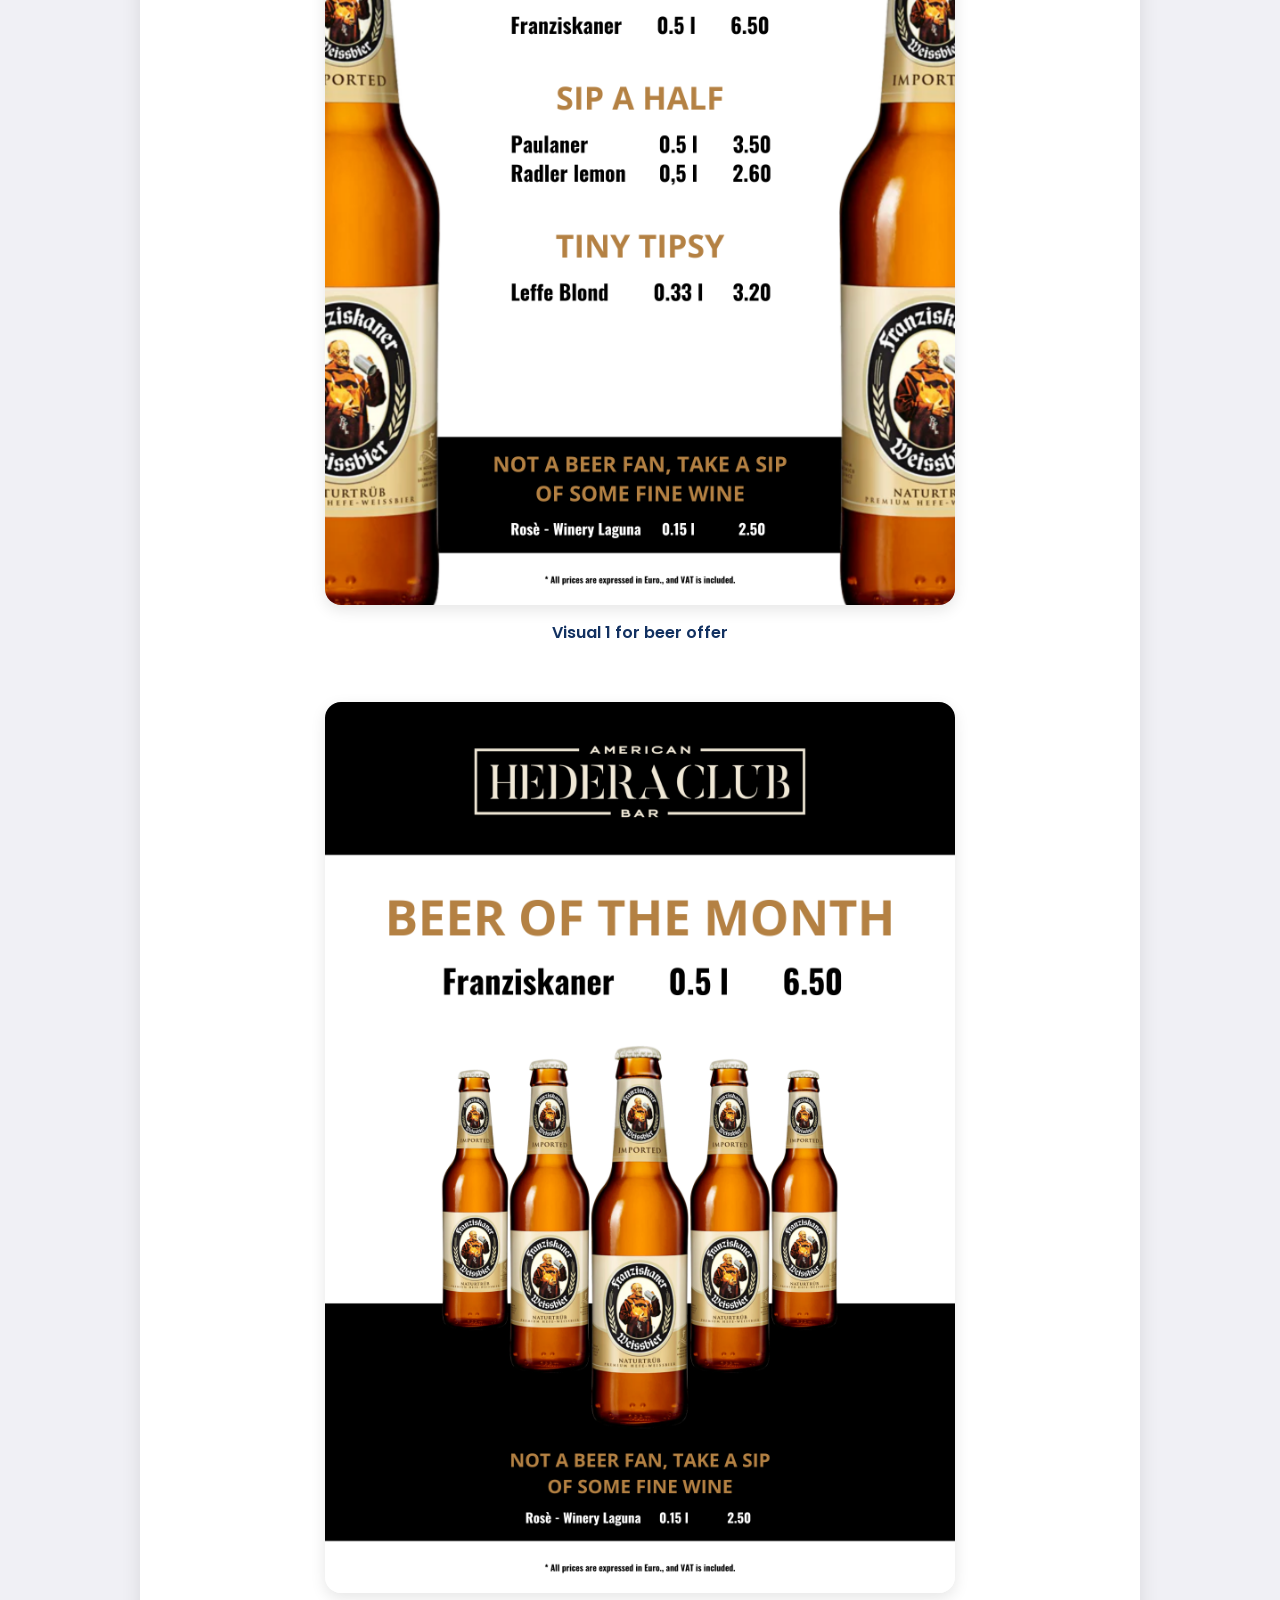
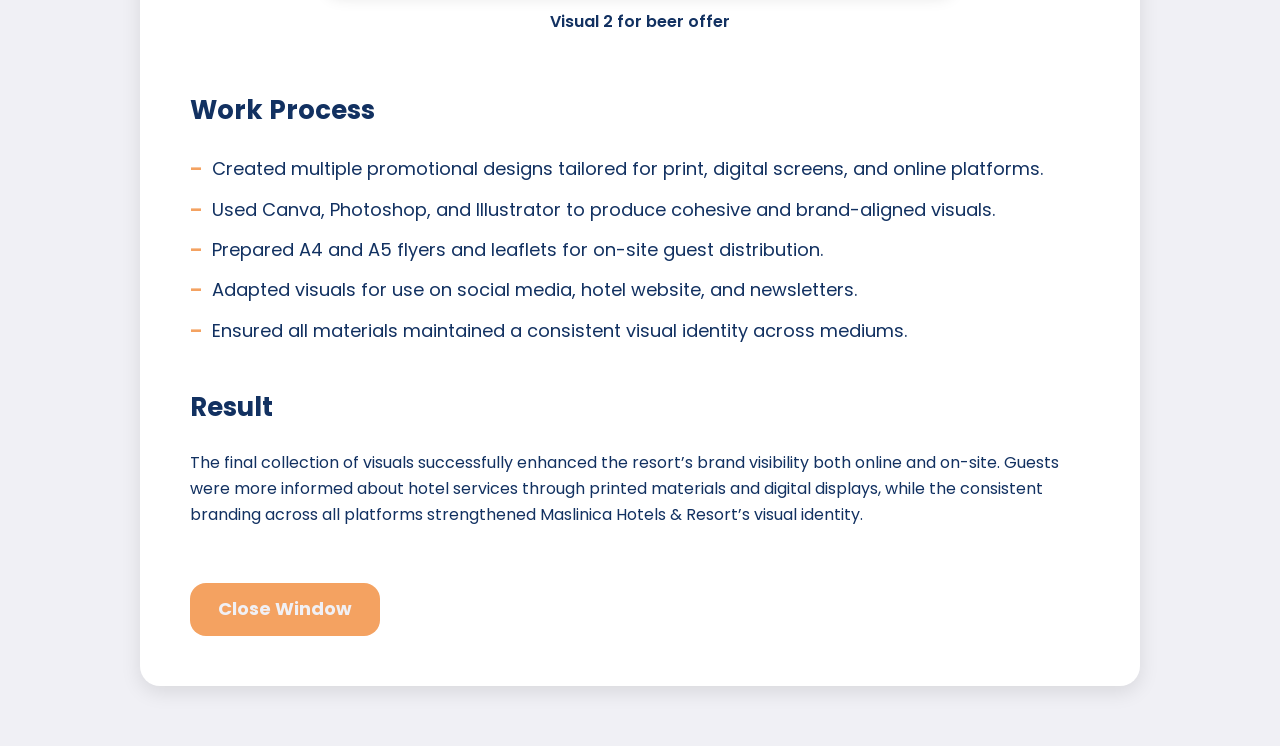
<file: project5.html>
<!DOCTYPE html>
<html lang="en">
<head>
  <meta charset="utf-8" />
  <meta name="viewport" content="width=device-width, initial-scale=1" />
  <title>Visual Design for Maslinica Hotels & Resort</title>

  <link href="https://fonts.googleapis.com/css2?family=Poppins:wght@400;700&display=swap" rel="stylesheet">
  <style>
    body {
      font-family: 'Poppins', sans-serif;
      background-color: #F0F0F5;
      color: #123161;
      margin: 0;
      padding: 60px 20px;
      line-height: 1.6;
    }

    .container {
      max-width: 900px;
      margin: 0 auto;
      background-color: white;
      border-radius: 20px;
      box-shadow: 0 6px 20px rgba(0,0,0,0.1);
      padding: 50px;
    }

    h1 {
      font-size: 46px;
      color: #F4A261;
      margin-top: 0;
      text-align: center;
      line-height: 1.2;
    }

    h2 {
      color: #123161;
      font-size: 26px;
      margin-top: 40px;
    }

    .image-gallery {
      display: flex;
      flex-direction: column;
      gap: 40px;
      margin: 40px 0;
    }

    .image-container {
      text-align: center;
    }

    .project-image {
      width: 100%;
      border-radius: 16px;
      box-shadow: 0 5px 15px rgba(0,0,0,0.1);
    }

    /* Smaller images for last four visuals */
    .small-image {
      width: 70%;
      border-radius: 16px;
      box-shadow: 0 5px 15px rgba(0,0,0,0.1);
    }

    .caption {
      margin-top: 8px;
      font-weight: 600;
      color: #123161;
    }

    .process-list {
      list-style: none;
      padding-left: 0;
      font-size: 18px;
      line-height: 1.8;
    }

    .process-list li {
      position: relative;
      padding-left: 22px;
      margin-bottom: 8px;
    }

    .process-list li::before {
      content: "–";
      position: absolute;
      left: 0;
      color: #F4A261;
      font-weight: bold;
    }

    .back-btn {
      display: inline-block;
      margin-top: 40px;
      background-color: #F4A261;
      color: #F0F0F5;
      font-weight: 700;
      font-size: 18px;
      border: none;
      border-radius: 16px;
      padding: 12px 28px;
      cursor: pointer;
      text-decoration: none;
      transition: background-color 0.3s ease;
    }

    .back-btn:hover {
      background-color: #e38d46;
    }
  </style>
</head>
<body>
  <div class="container">
    <h1>Visual Design<br>for Maslinica Hotels & Resort</h1>

    <!-- Project Overview -->
    <h2>Project Overview</h2>
    <p>
      This project focused on creating a variety of promotional visuals for Maslinica Hotels & Resort. 
      The materials included designs for hotel TVs, as well as A4 and A5 flyers and leaflets that were often handed out at reception. 
      Additionally, many of these visuals were adapted for use across social media, the official website, and newsletters. 
      The goal was to ensure a cohesive and visually engaging presentation across all communication channels.
    </p>

    <!-- Tools Used -->
    <h2>Tools Used</h2>
    <p><b>Canva</b>, <b>Adobe Photoshop</b>, <b>Adobe Illustrator</b></p>

    <!-- Project Images -->
    <div class="image-gallery">
      <div class="image-container">
        <img src="images/Restaurant promo.png" alt="Promotional visual 1" class="project-image">
        <p class="caption">Promotional visual used on hotel TVs</p>
      </div>

      <div class="image-container">
        <img src="images/Pizza promo.png" alt="Promotional visual 2" class="small-image">
        <p class="caption">Promotional visual used for pizza offer</p>
      </div>

      <div class="image-container">
        <img src="images/Sweet deals.png" alt="Promotional visual 3" class="small-image">
        <p class="caption">A4 & A5 leaflet created for distribution at reception</p>
      </div>

      <div class="image-container">
        <img src="images/Beer promo 1.png" alt="Promotional visual 4" class="small-image">
        <p class="caption">Visual 1 for beer offer</p>
      </div>

      <div class="image-container">
        <img src="images/Beer promo 2.png" alt="Promotional visual 5" class="small-image">
        <p class="caption">Visual 2 for beer offer</p>
      </div>
    </div>

    <!-- Work Process -->
    <h2>Work Process</h2>
    <ul class="process-list">
      <li>Created multiple promotional designs tailored for print, digital screens, and online platforms.</li>
      <li>Used Canva, Photoshop, and Illustrator to produce cohesive and brand-aligned visuals.</li>
      <li>Prepared A4 and A5 flyers and leaflets for on-site guest distribution.</li>
      <li>Adapted visuals for use on social media, hotel website, and newsletters.</li>
      <li>Ensured all materials maintained a consistent visual identity across mediums.</li>
    </ul>

    <!-- Result -->
    <h2>Result</h2>
    <p>
      The final collection of visuals successfully enhanced the resort’s brand visibility both online and on-site. 
      Guests were more informed about hotel services through printed materials and digital displays, 
      while the consistent branding across all platforms strengthened Maslinica Hotels & Resort’s visual identity.
    </p>

    <a href="#" class="back-btn" onclick="window.close(); return false;">Close Window</a>
  </div>
</body>
</html>
</file>
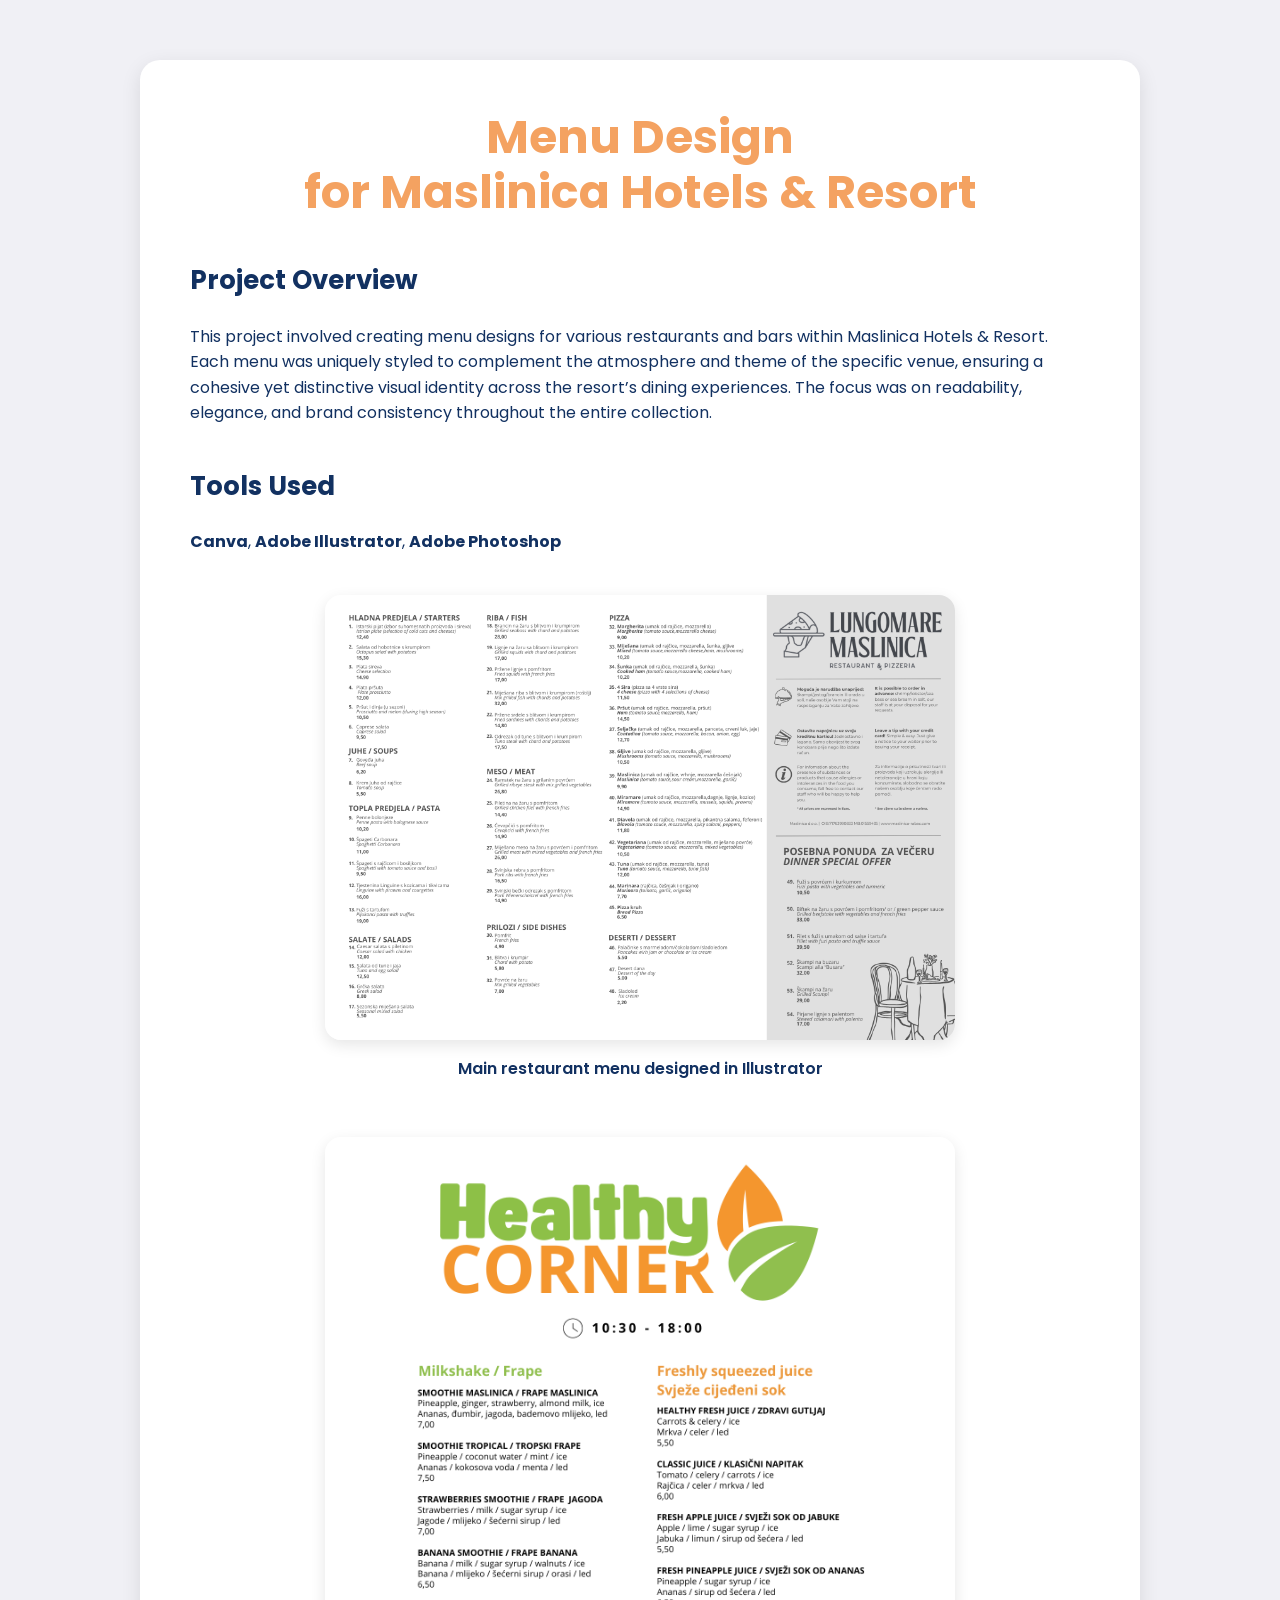
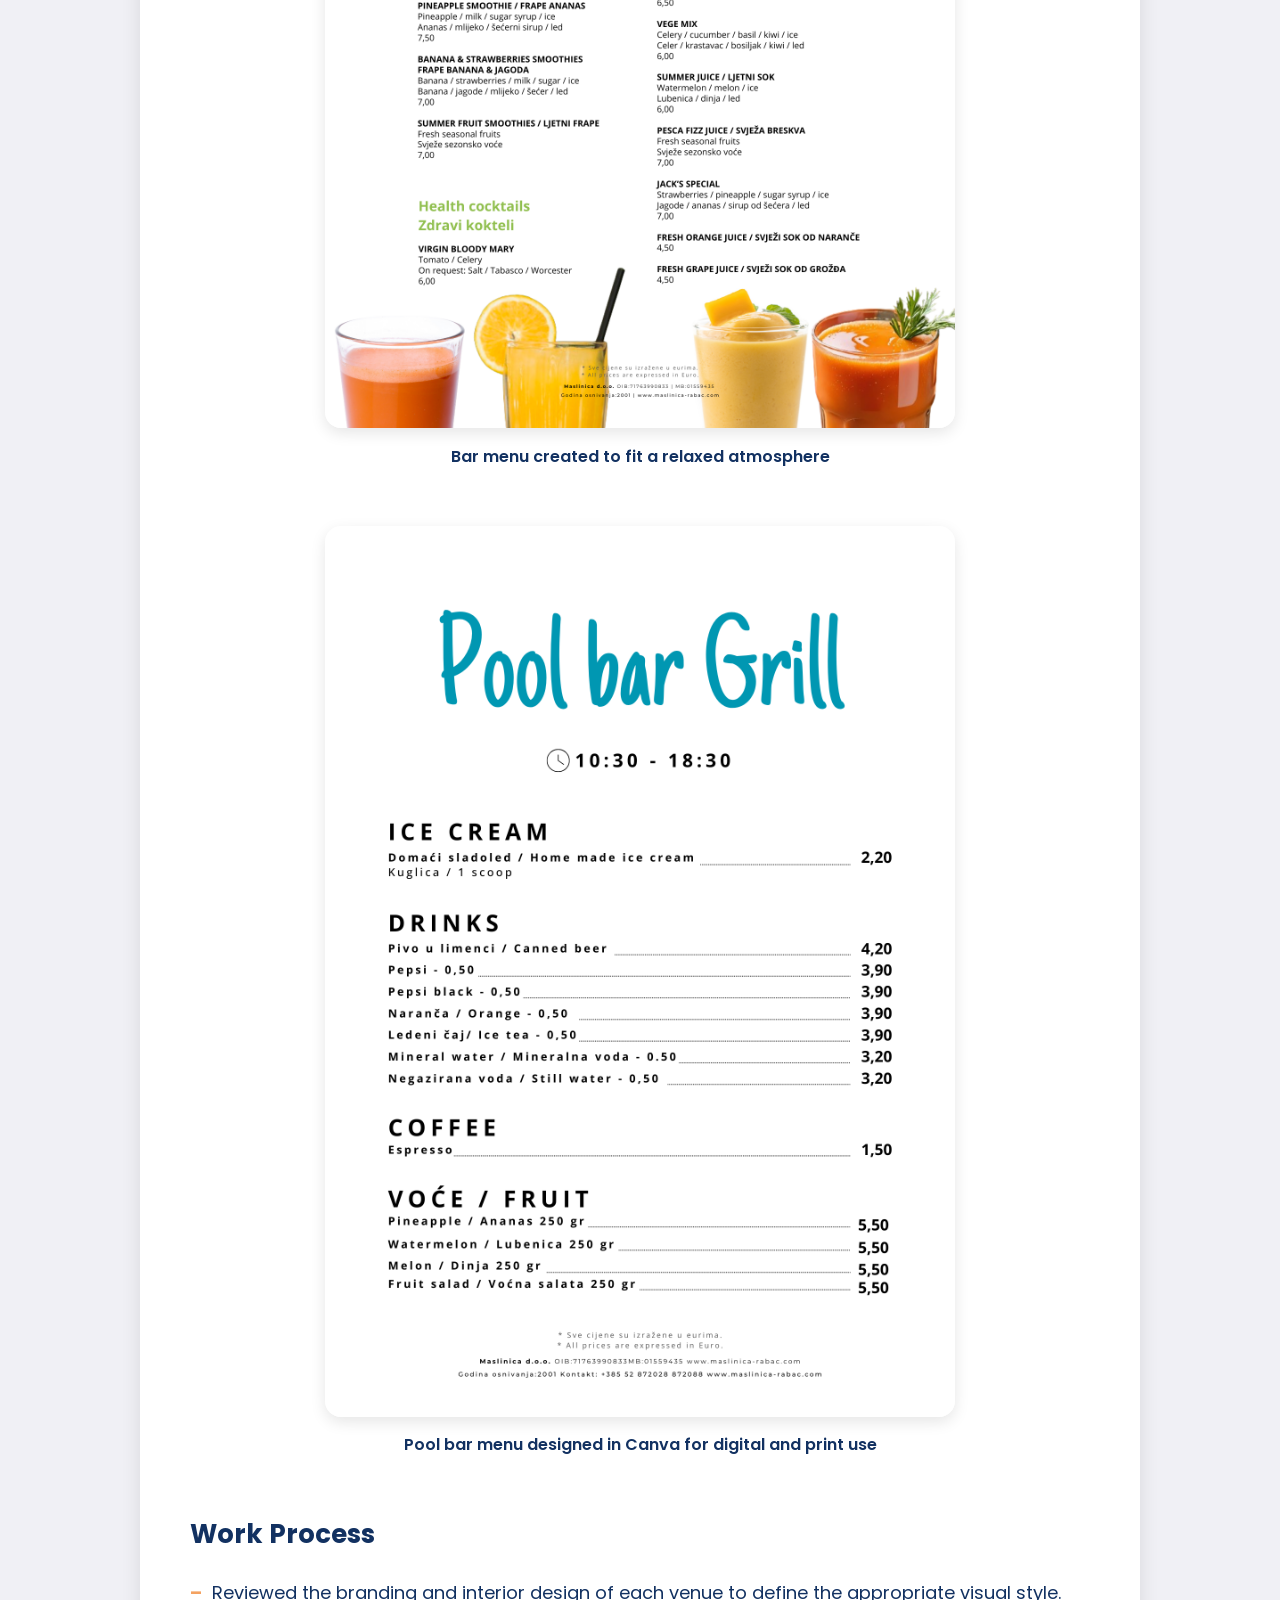
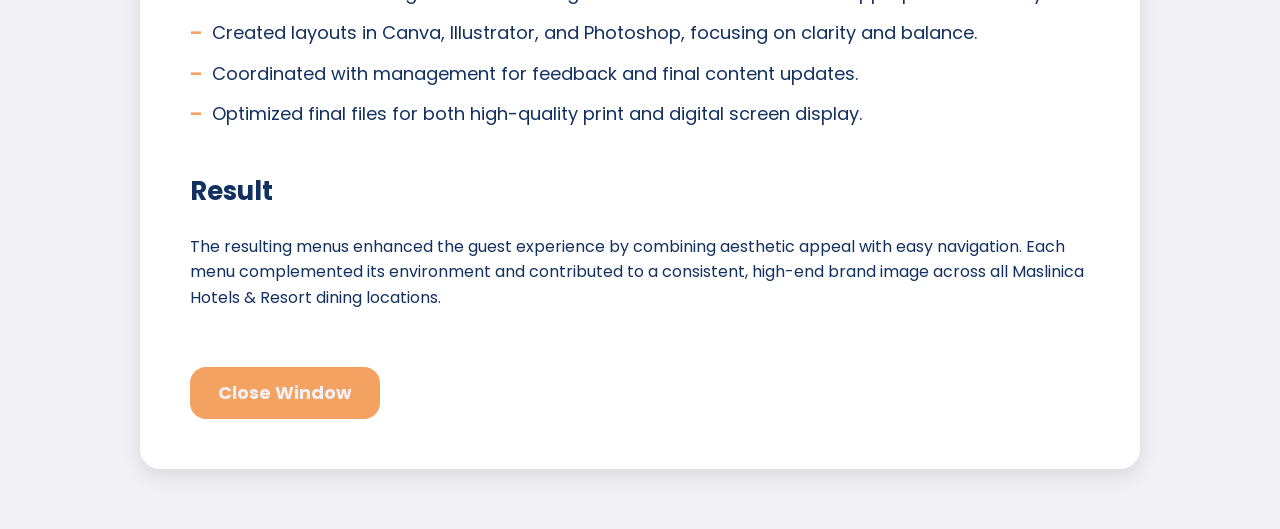
<file: project6.html>
<!DOCTYPE html>
<html lang="en">
<head>
  <meta charset="utf-8" />
  <meta name="viewport" content="width=device-width, initial-scale=1" />
  <title>Menu Design for Maslinica Hotels & Resort</title>

  <link href="https://fonts.googleapis.com/css2?family=Poppins:wght@400;700&display=swap" rel="stylesheet">
  <style>
    body {
      font-family: 'Poppins', sans-serif;
      background-color: #F0F0F5;
      color: #123161;
      margin: 0;
      padding: 60px 20px;
      line-height: 1.6;
    }

    .container {
      max-width: 900px;
      margin: 0 auto;
      background-color: white;
      border-radius: 20px;
      box-shadow: 0 6px 20px rgba(0,0,0,0.1);
      padding: 50px;
    }

    h1 {
      font-size: 46px;
      color: #F4A261;
      margin-top: 0;
      text-align: center;
      line-height: 1.2;
    }

    h2 {
      color: #123161;
      font-size: 26px;
      margin-top: 40px;
    }

    .image-gallery {
      display: flex;
      flex-direction: column;
      gap: 40px;
      margin: 40px 0;
    }

    .image-container {
      text-align: center;
    }

    .small-image {
      width: 70%;
      border-radius: 16px;
      box-shadow: 0 5px 15px rgba(0,0,0,0.1);
    }

    .caption {
      margin-top: 8px;
      font-weight: 600;
      color: #123161;
    }

    .process-list {
      list-style: none;
      padding-left: 0;
      font-size: 18px;
      line-height: 1.8;
    }

    .process-list li {
      position: relative;
      padding-left: 22px;
      margin-bottom: 8px;
    }

    .process-list li::before {
      content: "–";
      position: absolute;
      left: 0;
      color: #F4A261;
      font-weight: bold;
    }

    .back-btn {
      display: inline-block;
      margin-top: 40px;
      background-color: #F4A261;
      color: #F0F0F5;
      font-weight: 700;
      font-size: 18px;
      border: none;
      border-radius: 16px;
      padding: 12px 28px;
      cursor: pointer;
      text-decoration: none;
      transition: background-color 0.3s ease;
    }

    .back-btn:hover {
      background-color: #e38d46;
    }
  </style>
</head>
<body>
  <div class="container">
    <h1>Menu Design<br>for Maslinica Hotels & Resort</h1>

    <!-- Project Overview -->
    <h2>Project Overview</h2>
    <p>
      This project involved creating menu designs for various restaurants and bars within Maslinica Hotels & Resort. 
      Each menu was uniquely styled to complement the atmosphere and theme of the specific venue, 
      ensuring a cohesive yet distinctive visual identity across the resort’s dining experiences. 
      The focus was on readability, elegance, and brand consistency throughout the entire collection.
    </p>

    <!-- Tools Used -->
    <h2>Tools Used</h2>
    <p><b>Canva</b>, <b>Adobe Illustrator</b>, <b>Adobe Photoshop</b></p>

    <!-- Project Images -->
    <div class="image-gallery">
      <div class="image-container">
        <img src="images/Restaurant menu.png" alt="Restaurant menu design" class="small-image">
        <p class="caption">Main restaurant menu designed in Illustrator</p>
      </div>

      <div class="image-container">
        <img src="images/Healthy Corner.png" alt="Bar menu design" class="small-image">
        <p class="caption">Bar menu created to fit a relaxed atmosphere</p>
      </div>

      <div class="image-container">
        <img src="images/POOL BAR.png" alt="Pool bar menu design" class="small-image">
        <p class="caption">Pool bar menu designed in Canva for digital and print use</p>
      </div>
    </div>

    <!-- Work Process -->
    <h2>Work Process</h2>
    <ul class="process-list">
      <li>Reviewed the branding and interior design of each venue to define the appropriate visual style.</li>
      <li>Created layouts in Canva, Illustrator, and Photoshop, focusing on clarity and balance.</li>
      <li>Coordinated with management for feedback and final content updates.</li>
      <li>Optimized final files for both high-quality print and digital screen display.</li>
    </ul>

    <!-- Result -->
    <h2>Result</h2>
    <p>
      The resulting menus enhanced the guest experience by combining aesthetic appeal with easy navigation. 
      Each menu complemented its environment and contributed to a consistent, high-end brand image across all Maslinica Hotels & Resort dining locations.
    </p>

    <a href="#" class="back-btn" onclick="window.close(); return false;">Close Window</a>
  </div>
</body>
</html>
</file>
<file: style.css>
/* Global styles */
:root {
  --nav-height: 88px; /* used so fixed nav doesn't overlap content */
}

html, body {
  margin: 0;
  padding: 0;
  scroll-behavior: smooth;
  font-family: 'Poppins', sans-serif;
  font-size: 20px;
  background-color: #F0F0F5;
}

/* Add top padding so fixed nav doesn't overlap the top content */
body {
  padding-top: var(--nav-height);
}

/* Navigation */
/* Fixed nav, same visual as before */
nav {
  position: fixed;
  top: 0;
  left: 0;
  width: 100%;
  height: var(--nav-height);
  display: flex;
  align-items: center;
  justify-content: space-between;
  background: none;
  padding: 1.5em 100px;
  box-sizing: border-box;
  z-index: 1000;
  backdrop-filter: blur(4px);
}

/* logo sizing kept from original */
.logo img {
  height: 50px;
  width: auto;
  padding: 1em 100px;
}

/* nav list kept but made a bit more robust */
nav ul {
  list-style: none;
  margin: 0;
  padding: 0;
  display: flex;
  gap: 70px;
  align-items: center;
}

nav a {
  color: #123161;
  text-decoration: none;
  font-weight: 400;
  position: relative;
  padding: .25rem 0;
}

/* active underline animation to indicate which section is active */
nav a::after {
  content: "";
  position: absolute;
  left: 0;
  bottom: -6px;
  height: 3px;
  width: 0%;
  background: #F4A261;
  transition: width 250ms ease;
}

nav a:hover::after,
nav a.active::after {
  width: 100%;
}

nav a:hover {
  text-decoration: none;
}

/* Home heading (preserved layout) */
.custom-heading {
  width: 1090px;
  font-family: 'Poppins', sans-serif;
  font-weight: 400;
  font-size: 90px;
  line-height: 1;
  margin: 50px auto 20px auto;
  text-align: center;
  color: #123161;
}

/* Button section */
.button-container {
  text-align: center;
  padding-top: 20px;
}

.mywork-button {
  width: 200px;
  font-family: 'Poppins', sans-serif;
  font-weight: 700;
  font-size: 25px;
  color: #F0F0F5;
  background-color: #F4A261;
  border: none;
  border-radius: 20px;
  padding: 10px 0;
  cursor: pointer;
  transition: background-color 0.3s ease, transform 0.18s ease;
  margin-bottom: 70px;
}

.mywork-button:hover {
  background-color: #e38d46;
  transform: translateY(-3px);
}

/* ===== About Section ===== */

#about {
  margin-top: 150px;
  position: relative;
}

.about-content {
  margin: 0 auto;
}

#about h2 {
  font-size: 64px;
  color: #F4A261;
  text-align: left;
  width: 1090px;
  margin: 0 auto 40px auto;
}

.about-box {
  width: 1090px;
  max-width: 100%;
  background-color: #D9D9D9;
  display: flex;
  justify-content: space-between;
  align-items: center;
  padding: 60px;
  box-sizing: border-box;
  position: relative;
  border-radius: 20px;
  margin: 25px auto 40px auto;
}

/* Left side: paragraph and button */
.about-left {
  width: 421px;
  display: flex;
  flex-direction: column;
  justify-content: flex-start;
  gap: 30px;
  height: 355px;
}

.about-left p {
  margin-top: 0;
  font-size: 20px;
  color: #123161;
  line-height: 1.5;
}

.about-button {
  width: 180px;
  font-family: 'Poppins', sans-serif;
  font-weight: 700;
  font-size: 20px;
  color: #F0F0F5;
  background-color: #F4A261;
  border: none;
  border-radius: 20px;
  padding: 10px 0;
  cursor: pointer;
  transition: background-color 0.3s ease;
}

.about-button:hover {
  background-color: #e38d46;
}

/* Right side: portrait image */
.about-right {
  position: relative;
  flex: 1;
  display: flex;
  justify-content: flex-end;
  align-items: flex-end;
  margin-right: -60px;
}

.about-right img {
  width: auto;
  height: 600px;
  position: absolute;
  bottom: 0;
  right: 0;
  transform: translateY(238px);
  border-radius: 20px;
}

/* ===== Skills Section ===== */
#skills {
  margin-top: 150px;
  position: relative;
}

#skills h2 {
  font-size: 64px;
  color: #F4A261;
  text-align: center;
  width: 1090px;
  margin: 0 auto 0px auto;
}

.skills-content {
  width: 1090px;
  max-width: 100%;
  margin: 0 auto;
  box-sizing: border-box;
  text-align: center;
  overflow: hidden; /* hide grid when collapsed */
  transition: max-height 0.6s ease;
  max-height: 200px; /* initial height showing paragraph + button */
}

.skills-content.expanded {
  max-height: 1200px; /* enough to fit the full grid */
}

.skills-content p {
  font-size: 20px;
  color: #123161;
  line-height: 1.5;
  margin-bottom: 40px;
}

.skills-button {
  width: 180px;
  font-family: 'Poppins', sans-serif;
  font-weight: 700;
  font-size: 20px;
  color: #F0F0F5;
  background-color: #F4A261;
  border: none;
  border-radius: 20px;
  padding: 10px 0;
  cursor: pointer;
  transition: background-color 0.3s ease;
  margin-bottom: 40px;
}

.skills-button:hover {
  background-color: #e38d46;
}

/* Skills grid (initially hidden with opacity) */
.skills-grid {
  display: grid;
  grid-template-columns: repeat(3, 1fr);
  gap: 40px;
  opacity: 0;
  transform: translateY(50px);
  transition: opacity 0.6s ease, transform 0.6s ease;
}

.skills-content.expanded .skills-grid {
  opacity: 1;
  transform: translateY(0);
}

.skill-item {
  display: flex;
  flex-direction: column;
  align-items: center;
  gap: 10px;
}

.skill-item img {
  width: 80px;
  height: 80px;
  object-fit: contain;
}

.skill-item span {
  font-weight: 600;
  color: #123161;
}

/* ===== My Work Section ===== */
#mywork {
  margin-top: 150px;
  background-color: #F0F0F5;
  padding-bottom: 100px;
}

#mywork h2 {
  font-size: 64px;
  color: #F4A261;
  text-align: center;
  margin-bottom: 60px;
}

.projects-grid {
  display: grid;
  grid-template-columns: repeat(2, 1fr);
  grid-template-rows: repeat(3, auto);
  gap: 40px;
  width: 1090px;
  max-width: 90%;
  margin: 0 auto;
}

.project-box img {
  width: 100%;
  height: auto;
  display: block;
  border-top-left-radius: 20px;
  border-top-right-radius: 20px;
}

.project-box {
  background-color: #ffffff;
  border-radius: 20px;
  cursor: pointer;
  box-shadow: 0 6px 15px rgba(0, 0, 0, 0.1);
  transition: transform 0.3s ease, box-shadow 0.3s ease;
  text-align: center;
  overflow: visible;
  padding-bottom: 5px;
}

.project-box:hover {
  transform: translateY(-10px);
  box-shadow: 0 10px 20px rgba(0, 0, 0, 0.15);
}

.project-title {
  color: #123161;
  font-size: 22px;
  font-weight: 600;
  margin-top: 8px;
  margin-bottom: 0;
}

/* ===== Scroll reveal utility (subtle) ===== */
.reveal-section {
  opacity: 0;
  transform: translateY(40px);
  transition: opacity 0.7s ease, transform 0.7s ease;
}

/* when JS sets .in-view we reveal the section */
.reveal-section.in-view {
  opacity: 1;
  transform: translateY(0);
}

/* small responsive tweaks to keep original layout intact on smaller screens */
@media (max-width: 1100px) {
  .custom-heading { font-size: 56px; width: 90%; margin-top: 140px; }
  .about-right img { height: 400px; transform: translateY(0); position: static; }
  nav { padding: 1em 30px; }
  .logo img { padding: 0; height: 42px; }
  nav ul { gap: 28px; }
  .projects-grid { grid-template-columns: 1fr; }
  .skills-grid { grid-template-columns: repeat(2, 1fr); }
}



/* ===================================
   MOBILE-FRIENDLY ADAPTATIONS (UPDATED)
   =================================== */

   /* HIDE hamburger by default (visible only in mobile) */
.menu-toggle {
  display: none;
}


@media (max-width: 768px) {

  html, body {
    font-size: 16px;
    overflow-x: hidden;
  }

  /* ===== NAVIGATION ===== */
  nav {
    padding: 0.8em 20px;
    height: auto;
    justify-content: space-between;
    background-color: rgba(240,240,245,0.95);
  }

  .logo img {
    height: 40px;
    padding: 0;
  }

  /* Show hamburger only on mobile */
  .menu-toggle {
    display: block;
    background: none;
    border: none;
    font-size: 30px;
    cursor: pointer;
    color: #123161;
  }

  /* Nav menu collapsible */
  nav ul {
    display: none;
    flex-direction: column;
    position: absolute;
    top: var(--nav-height);
    right: 0;
    background: rgba(240,240,245,0.97);
    width: 100%;
    padding: 1em 0;
    text-align: center;
    box-shadow: 0 5px 15px rgba(0,0,0,0.1);
    transition: max-height 0.4s ease, opacity 0.4s ease;
    max-height: 0;
    overflow: hidden;
    opacity: 0;
  }

  nav ul.show {
    display: flex;
    max-height: 500px;
    opacity: 1;
  }

  nav a {
    display: block;
    padding: 0.8em 0;
    font-size: 18px;
  }

  /* ===== HOME SECTION ===== */
  .custom-heading {
    width: 90%;
    font-size: 34px;
    line-height: 1.3;
    margin: 120px auto 30px auto;
  }

  .mywork-button {
    width: 160px;
    font-size: 18px;
    border-radius: 15px;
  }

  /* ===== ABOUT SECTION ===== */
  #about h2 {
    width: 90%;
    text-align: center;
    font-size: 40px;
  }

  .about-box {
    width: 90%;
    flex-direction: column;
    padding: 30px 25px;
    text-align: center;
    background-color: #ffffff;
    box-shadow: 0 4px 20px rgba(0,0,0,0.08);
    border-radius: 20px;
    border: 1px solid #e0e0e0;
  }

  .about-left {
    width: 100%;
    height: auto;
    align-items: center;
    gap: 20px;
  }

  .about-left p {
    font-size: 18px;
    line-height: 1.6;
  }

  .about-right {
    display: none; /* hide image on mobile */
  }

  .about-button {
    width: 150px;
    font-size: 18px;
  }

  /* ===== SKILLS SECTION ===== */
  #skills h2 {
    width: 90%;
    font-size: 40px;
  }

  .skills-content {
    width: 90%;
    margin: 0 auto;
    overflow: hidden;
    transition: max-height 0.6s ease, margin-bottom 0.6s ease;
    max-height: 300px; /* fits the intro text + button */
    margin-bottom: 0;
  }

  .skills-content.expanded {
    max-height: 2000px; /* enough for full grid */
    margin-bottom: 40px; /* space when expanded */
  }

  .skills-grid {
    grid-template-columns: 1fr 1fr;
    gap: 20px;
  }

  .skill-item img {
    width: 60px;
    height: 60px;
  }

  /* ===== MY WORK SECTION ===== */
  #mywork h2 {
    font-size: 40px;
  }

  .projects-grid {
    grid-template-columns: 1fr;
    width: 90%;
    gap: 25px;
  }

  .project-box {
    border-radius: 15px;
  }

  .project-title {
    font-size: 18px;
  }

  /* ===== GENERAL SPACING ===== */
  section {
    margin-top: 80px !important;
  }

  .reveal-section {
    transform: none;
  }
}
</file>
<file: about.css>
/* about.css */
body {
  margin: 0;
  background-color: #F0F0F5;
  font-family: 'Poppins', sans-serif;
  text-align: center;
}

h1 {
  font-size: 64px;
  color: #F4A261;
  margin-top: 50px;
}

p {
  max-width: 1000px;
  margin: 50px auto;
  font-size: 20px;
  color: #123161;
  line-height: 1.6;
  padding: 0 20px;
}

button {
  font-size: 24px;
  background-color: #F4A261;
  color: #F0F0F5;
  border: none;
  border-radius: 15px;
  padding: 10px 25px;
  cursor: pointer;
  transition: background-color 0.3s ease;
  margin-bottom: 50px;
}

button:hover {
  background-color: #e38d46;
}
</file>
